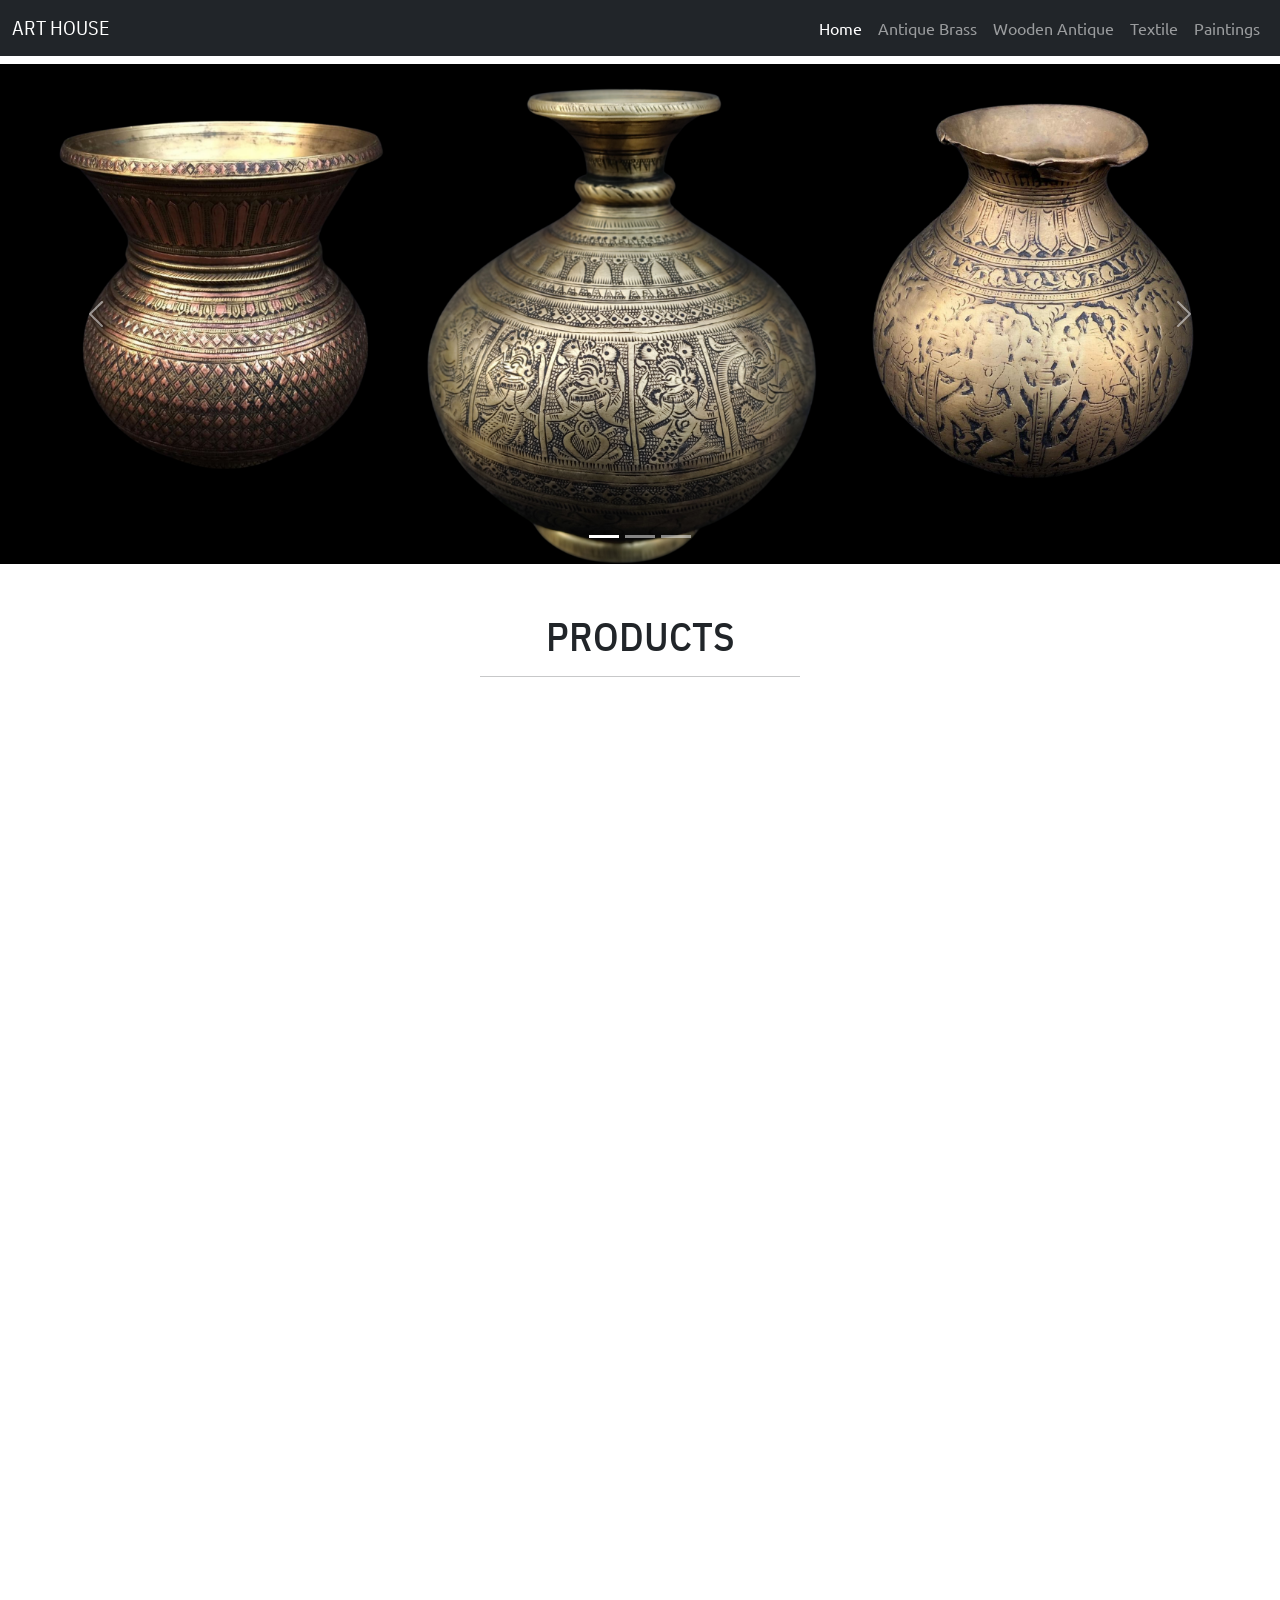
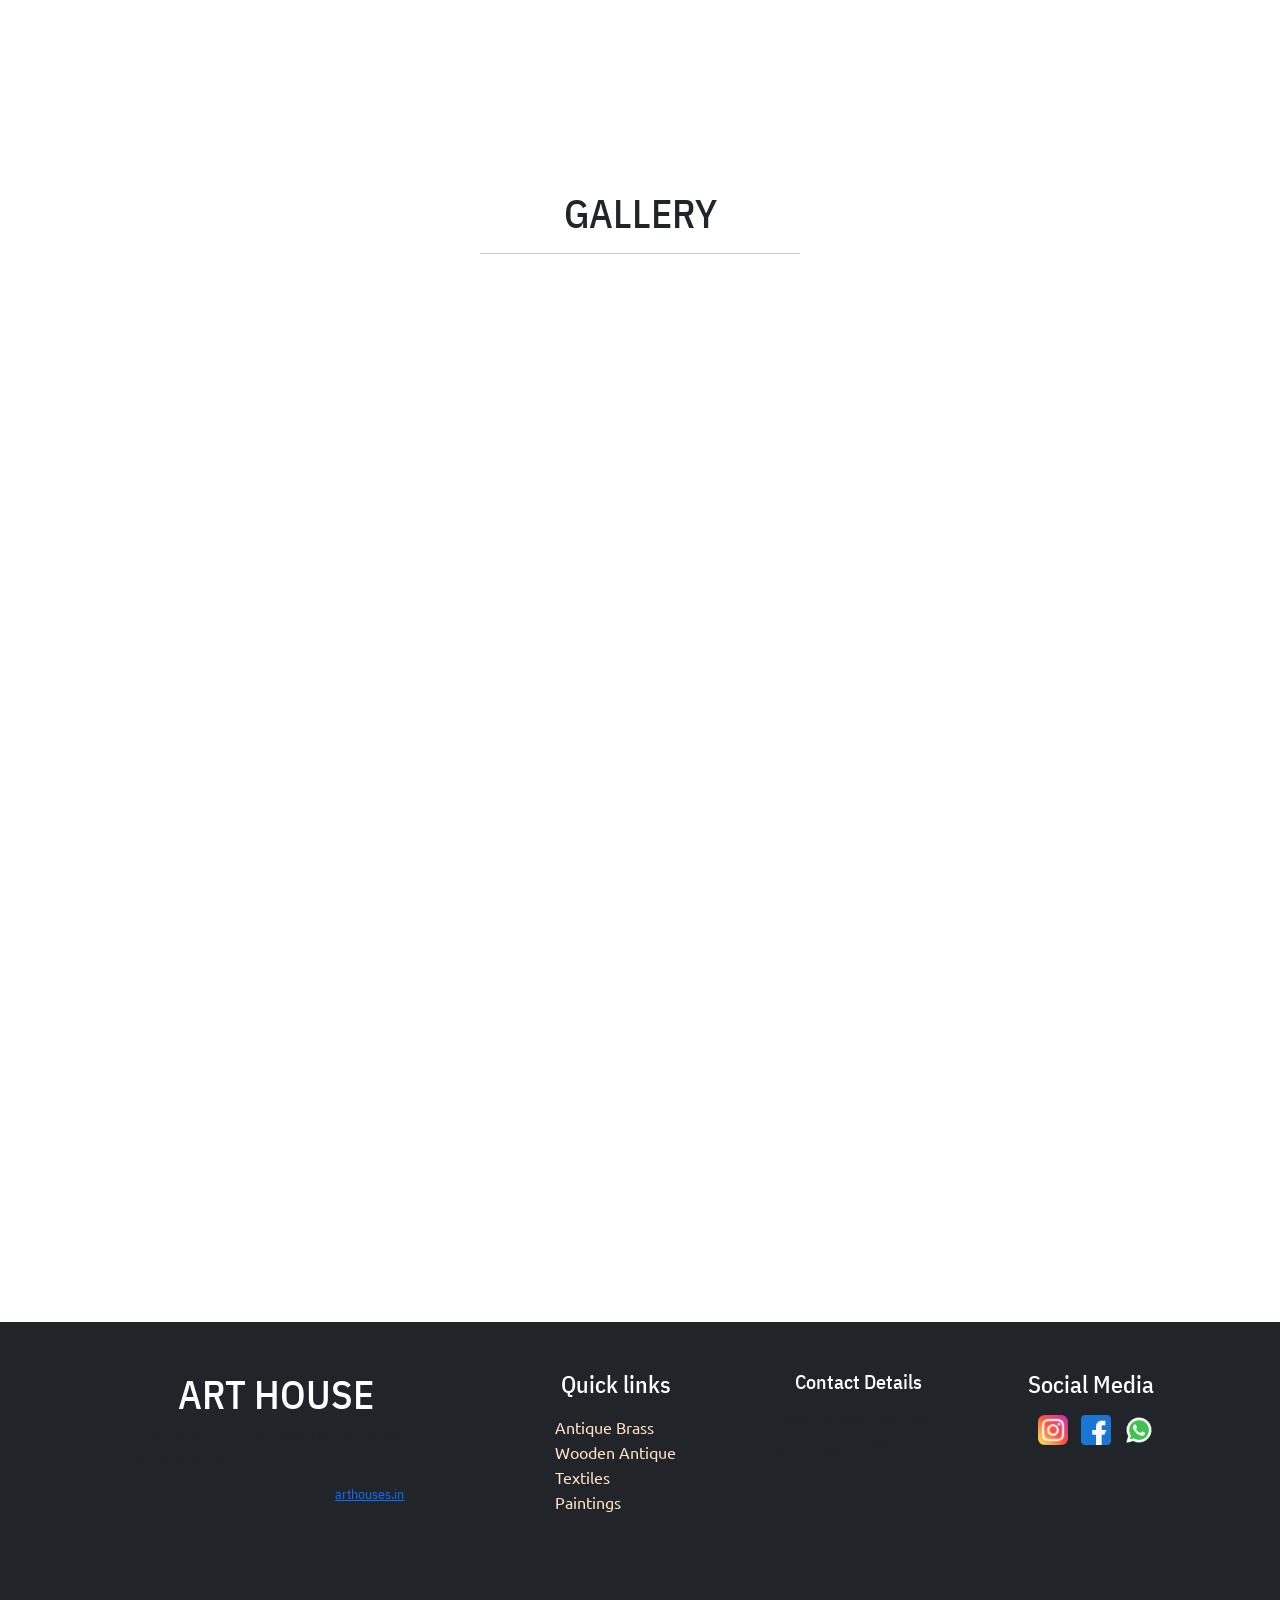
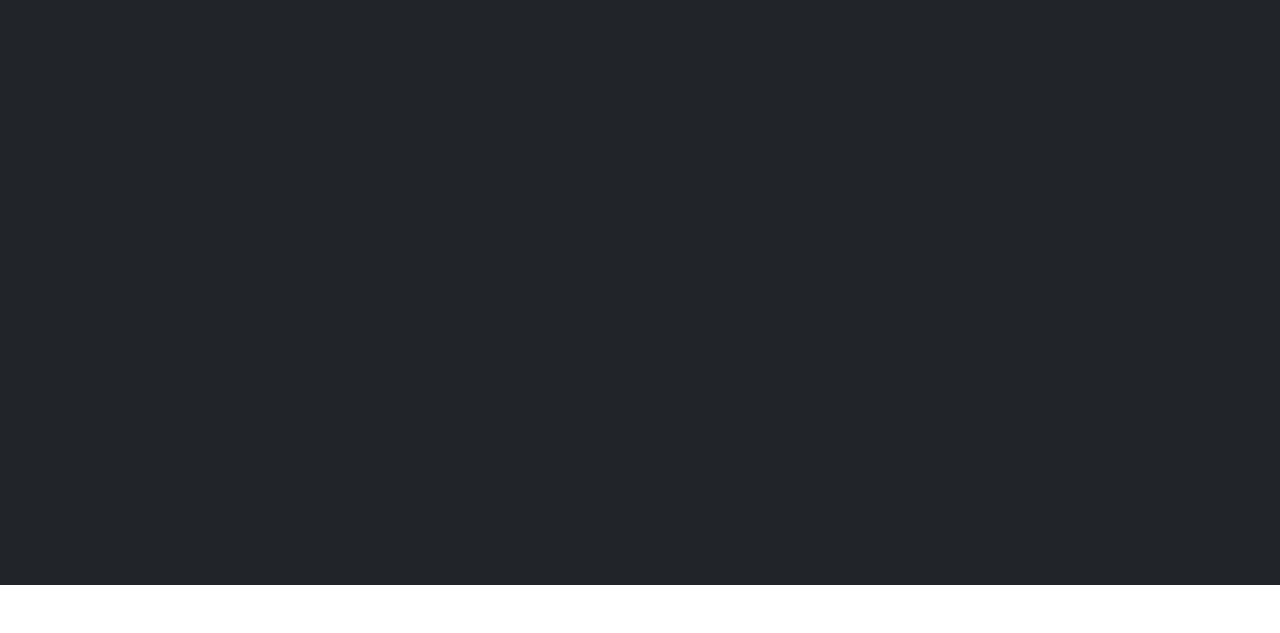
<file: index.html>
<!DOCTYPE html>

<head>
  <meta charset="UTF-8">
  <meta http-equiv="X-UA-Compatible" content="IE=edge">
  <meta name="viewport" content="width=device-width, initial-scale=1.0">
  <title>Art House</title>
  <link rel="stylesheet" href="style.css">
  <script src="Script.js"></script>

  <!-- animation links -->
  <link href="https://unpkg.com/aos@2.3.1/dist/aos.css" rel="stylesheet">




  <!-- google fonts and bootstrap links -->

  <link rel="preconnect" href="https://fonts.googleapis.com">
  <link rel="preconnect" href="https://fonts.gstatic.com" crossorigin>
  <link href="https://fonts.googleapis.com/css2?family=Ubuntu:wght@700&display=swap" rel="stylesheet">
  <link href="https://fonts.googleapis.com/css2?family=IBM+Plex+Sans+Condensed:ital,wght@1,600&display=swap"
    rel="stylesheet">
  <link rel="preconnect" href="https://fonts.googleapis.com">
  <link rel="preconnect" href="https://fonts.gstatic.com" crossorigin>
  <link href="https://fonts.googleapis.com/css2?family=Lato&display=swap" rel="stylesheet">
  <link href="https://cdn.jsdelivr.net/npm/bootstrap@5.0.2/dist/css/bootstrap.min.css" rel="stylesheet"
    integrity="sha384-EVSTQN3/azprG1Anm3QDgpJLIm9Nao0Yz1ztcQTwFspd3yD65VohhpuuCOmLASjC" crossorigin="anonymous">

<!-- icon links -->

  <link rel="apple-touch-icon" sizes="180x180" href="images/favicon/apple-touch-icon.png">
  <link rel="icon" type="image/png" sizes="32x32" href="images/favicon/favicon-32x32.png">
  <link rel="icon" type="image/png" sizes="16x16" href="images/favicon/favicon-16x16.png">
  <link rel="manifest" href="images/favicon/site.webmanifest">
  <link rel="mask-icon" href="images/favicon/safari-pinned-tab.svg" color="#5bbad5">
  <meta name="msapplication-TileColor" content="#da532c">
  <meta name="theme-color" content="#ffffff">
</head>

<body>
  <nav class="navbar navbar-expand-lg navbar-dark sticky-top">
    <div class="container-fluid">
      <a class="navbar-brand" href="index.html"  data-aos="fade-right"
      data-aos-duration="3000">ART HOUSE</a>
      <button class="navbar-toggler" type="button" data-bs-toggle="collapse" data-bs-target="#navbarSupportedContent"
        aria-controls="navbarSupportedContent" aria-expanded="false" aria-label="Toggle navigation">
        <span class="navbar-toggler-icon"></span>
      </button>
      <div class="collapse navbar-collapse" id="navbarSupportedContent">
        <ul class="navbar-nav ms-auto mb-2 mb-lg-0">
          <li class="nav-item">
            <a class="nav-link active" aria-current="page" href="index.html">Home</a>
          </li>
          <li class="nav-item">
            <a class="nav-link" href="Antiqubrass.html">Antique Brass</a>
          </li>
          <li class="nav-item">
            <a class="nav-link" href="AntiqueWooden.html">Wooden Antique</a>
          </li>
          <li class="nav-item">
            <a class="nav-link" href="Textile.html">Textile</a>
          </li>
          <li class="nav-item">
            <a class="nav-link" href="Painting.html">Paintings</a>
          </li>
        </ul>
      </div>
    </div>
  </nav>
  <header>
    <div id="carouselExampleIndicators" class="carousel slide mt-2" data-bs-ride="carousel" data-aos="zoom-in-up">
      <div class="carousel-indicators">
        <button type="button" data-bs-target="#carouselExampleIndicators" data-bs-slide-to="0" class="active"
          aria-current="true" aria-label="Slide 1"></button>
        <button type="button" data-bs-target="#carouselExampleIndicators" data-bs-slide-to="1"
          aria-label="Slide 2"></button>
        <button type="button" data-bs-target="#carouselExampleIndicators" data-bs-slide-to="2"
          aria-label="Slide 3"></button>
      </div>
      <div class="carousel-inner">
        <div class="carousel-item active">
          <img src="images/other/banner1.png" class="d-block w-100 banner " alt="...">
        </div>
        <div class="carousel-item">
          <img src="images/other/banner2.png" class="d-block w-100" alt="...">
        </div>
        <div class="carousel-item">
          <img src="images/other/banner3.png" class="d-block w-100" alt="...">
        </div>
      </div>
      <button class="carousel-control-prev" type="button" data-bs-target="#carouselExampleIndicators"
        data-bs-slide="prev">
        <span class="carousel-control-prev-icon" aria-hidden="true"></span>
        <span class="visually-hidden">Previous</span>
      </button>
      <button class="carousel-control-next" type="button" data-bs-target="#carouselExampleIndicators"
        data-bs-slide="next">
        <span class="carousel-control-next-icon" aria-hidden="true"></span>
        <span class="visually-hidden">Next</span>
      </button>
    </div>
  </header>

  <section class="main_heading my-5">
    <div class="text-center">
      <h1>PRODUCTS</h1>
      <hr class="w-25 mx-auto">
    </div>

    <div class="container d-flex justify-content-center align-items-center">
      <div class="row">
        <div class="container">
          <div class="row">
            <div class="col mt-5 ">
              <div class="card mx-auto" style="width: 18rem;" data-aos="flip-left"
              data-aos-easing="ease-out-cubic"
              data-aos-duration="2000">
                <img src="images/brass/1 (3).png" class="card-img-top" alt="...">
                <div class="card-body text-center">
                  <h5 class="card-title">Antique Brass</h5>
                  <p class="card-text">Add an aura of Royalty to your home with something as little as Antiques.
                  </p>
                  <a href="Antiqubrass.html" target="_blank" class="btn btn-secondary" id="1">Explore More >></a>
                </div>
              </div>
            </div>
            <div class="col mt-5 ">
              <div class="card mx-auto" style="width: 18rem;" data-aos="flip-left"
              data-aos-easing="ease-out-cubic"
              data-aos-duration="2000">
                <img src="images/Boxes/1 (1).png" class="card-img-top" alt="...">
                <div class="card-body text-center">
                  <h5 class="card-title">Brass Box</h5>
                  <p class="card-text">Add an aura of Royalty to your home with something as Brass Box.</p>
                  <a href="BrassBox.html" class="btn btn-primary" id="2">Explore More >></a>
                </div>
              </div>
            </div>
            <div class="col mt-5 ">
              <div class="card mx-auto" style="width: 18rem;" data-aos="flip-left"
              data-aos-easing="ease-out-cubic"
              data-aos-duration="2000">
                <img src="images/wooden/1 (1).png" class="card-img-top" alt="...">
                <div class="card-body text-center">
                  <h5 class="card-title">Antique Wooden</h5>
                  <p class="card-text">Add an aura of Royalty to your home with something as little as Wooden.
                  </p>
                  <a href="AntiqueWooden.html" class="btn btn-primary" id="3">Explore More >></a>
                </div>
              </div>
            </div>
          </div>
          <div class="row">
            <div class="col mt-5 ">
              <div class="card mx-auto" style="width: 18rem;" data-aos="flip-left"
              data-aos-easing="ease-out-cubic"
              data-aos-duration="2000">
                <img src="images/textile/1 (3).png" class="card-img-top" alt="...">
                <div class="card-body text-center">
                  <h5 class="card-title">Textile</h5>
                  <p class="card-text">Add an aura of Royalty to your home with something as little as Textiles.</p>
                  <a href="Textile.html" class="btn btn-primary" id="4">Explore More >></a>
                </div>
              </div>
            </div>
            <div class="col mt-5 ">
              <div class="card mx-auto" style="width: 18rem;" data-aos="flip-left"
              data-aos-easing="ease-out-cubic"
              data-aos-duration="2000">
                <img src="images/paintings/1 (3).png" class="card-img-top" alt="...">
                <div class="card-body text-center">
                  <h5 class="card-title">Old Paintings</h5>
                  <p class="card-text">Add an aura of Royalty to your home with something as little as Paintings.</p>
                  <a href="Painting.html" class="btn btn-primary" id="5">Explore More >></a>

                </div>
              </div>
            </div>
          </div>
        </div>
      </div>
    </div>


  </section>

  <div class="text-center">
    <h1>GALLERY</h1>
    <hr class="w-25 mx-auto">
  </div>

  <div class="gallery" data-aos="zoom-in-down" data-aos-easing="ease-out-cubic"
  data-aos-duration="3000">
    <div class="image-container">

      <a href="images/gallery/1.png" class="image ice-cream">
        <img src="images/gallery/1.png" alt="">
      </a>
      <a href="images/gallery/2.png" class="image ice-cream">
        <img src="images/gallery/2.png" alt="">
      </a>
      <a href="images/gallery/3.png" class="image juice">
        <img src="images/gallery/3.png" alt="">
      </a>
      <a href="images/gallery/4.png" class="image juice">
        <img src="images/gallery/4.png" alt="">
      </a>

      <a href="images/gallery/5.png" class="image sandwich">
        <img src="images/gallery/5.png" alt="">
      </a>
      <a href="images/gallery/6.png" class="image sandwich">
        <img src="images/gallery/6.png" alt="">
      </a>
      <a href="images/gallery/7.png" class="image sandwich">
        <img src="images/gallery/7.png" alt="">
      </a>
      <a href="images/gallery/8.png" class="image sandwich">
        <img src="images/gallery/8.png" alt="">
      </a>

    </div>

  </div>

  <section class="main_heading my-5">
    <div class="about">
      <footer class="w-100 py-4 flex-shrink-0">
        <div class="container py-4">
          <div class="row gy-4 gx-5">
            <div class="col-lg-4 col-md-6 mx-auto d-flex text-align-center align-items-center flex-column">
              <h5 class="h1 text-white">ART HOUSE</h5>
              <p class="small text-muted">An Antiques dealer from Ahemdabad. Our family has been into
                this business since 1970.</p>
              <p class="small text-muted mb-0">&copy; Copyrights. All rights reserved. <a class="text-primary"
                  href="arthouses.in">arthouses.in</a></p>
            </div>
            <div class="col-lg-2 col-md-6 mx-auto d-flex text-align-center align-items-center flex-column">
              <h4 class="text-white mb-3">Quick links</h4>
              <ul class="list-unstyled text-muted">
                <li><a href="Antiqubrass.html">Antique Brass</a></li>
                <li><a href="AntiqueWooden.html">Wooden Antique</a></li>
                <li><a href="Textile.html">Textiles</a></li>
                <li><a href="Painting.html">Paintings</a></li>
              </ul>
            </div>
            <div class="col-lg-2 col-md-6 mx-auto d-flex text-align-center align-items-center flex-column">
              <h5 class="text-white mb-3">Contact Details</h5>
              <h6>Mo:+91 9824265200</h6>
              <h6>Email:shangarart@yahoo.co.in</h6>
            </div>

            <div class="col-lg-2 col-md-6 mx-auto">
              <h4 class="text-white mb-3">Social Media</h4>
              <a href="https://www.instagram.com/antique079/" target="_blank"><img src="images/other/instagram.png"
                  class="socialmedia"></a>
              <a href="https://www.facebook.com/shangar.in" target="_blank"><img src="images/other/facebook.png"
                  class="socialmedia"></a>
              <img src="images/other/whatsapp.png" class="socialmedia" onclick="whatsapp()">
            </div>
          </div>
          <img id="ending" src="images/other/endings.svg" alt="" data-aos="zoom-in-up" data-aos-easing="ease-out-cubic"
          data-aos-duration="3000">
        </div>

        <iframe
          src="https://www.google.com/maps/embed?pb=!1m18!1m12!1m3!1d3671.7571720551746!2d72.57561851744384!3d23.032686500000008!2m3!1f0!2f0!3f0!3m2!1i1024!2i768!4f13.1!3m3!1m2!1s0x395e845b11521de3%3A0x556134b57b6bf0fa!2sShangar%20Art!5e0!3m2!1sen!2sin!4v1665813230234!5m2!1sen!2sin"
          width="100%" height="300" style="border:0;" allowfullscreen="" loading="lazy"
          referrerpolicy="no-referrer-when-downgrade"></iframe>
      </footer>
    </div>
    </div>
  </section>

  <script>
    function WA() {
      window.location = 'https://wa.me/8320581675?text=item code is 2000 https://www.vecteezy.com/photo/1236000-three-brown-horses-in-pasture';
    }
  </script>

  <script src="https://cdn.jsdelivr.net/npm/@popperjs/core@2.9.2/dist/umd/popper.min.js"
    integrity="sha384-IQsoLXl5PILFhosVNubq5LC7Qb9DXgDA9i+tQ8Zj3iwWAwPtgFTxbJ8NT4GN1R8p"
    crossorigin="anonymous"></script>
  <script src="https://cdn.jsdelivr.net/npm/bootstrap@5.0.2/dist/js/bootstrap.min.js"
    integrity="sha384-cVKIPhGWiC2Al4u+LWgxfKTRIcfu0JTxR+EQDz/bgldoEyl4H0zUF0QKbrJ0EcQF"
    crossorigin="anonymous"></script>

    <script src="https://unpkg.com/aos@2.3.1/dist/aos.js"></script>
    <script>
      AOS.init({
        offset:300
      });
    </script>
</body>

</html>
</file>
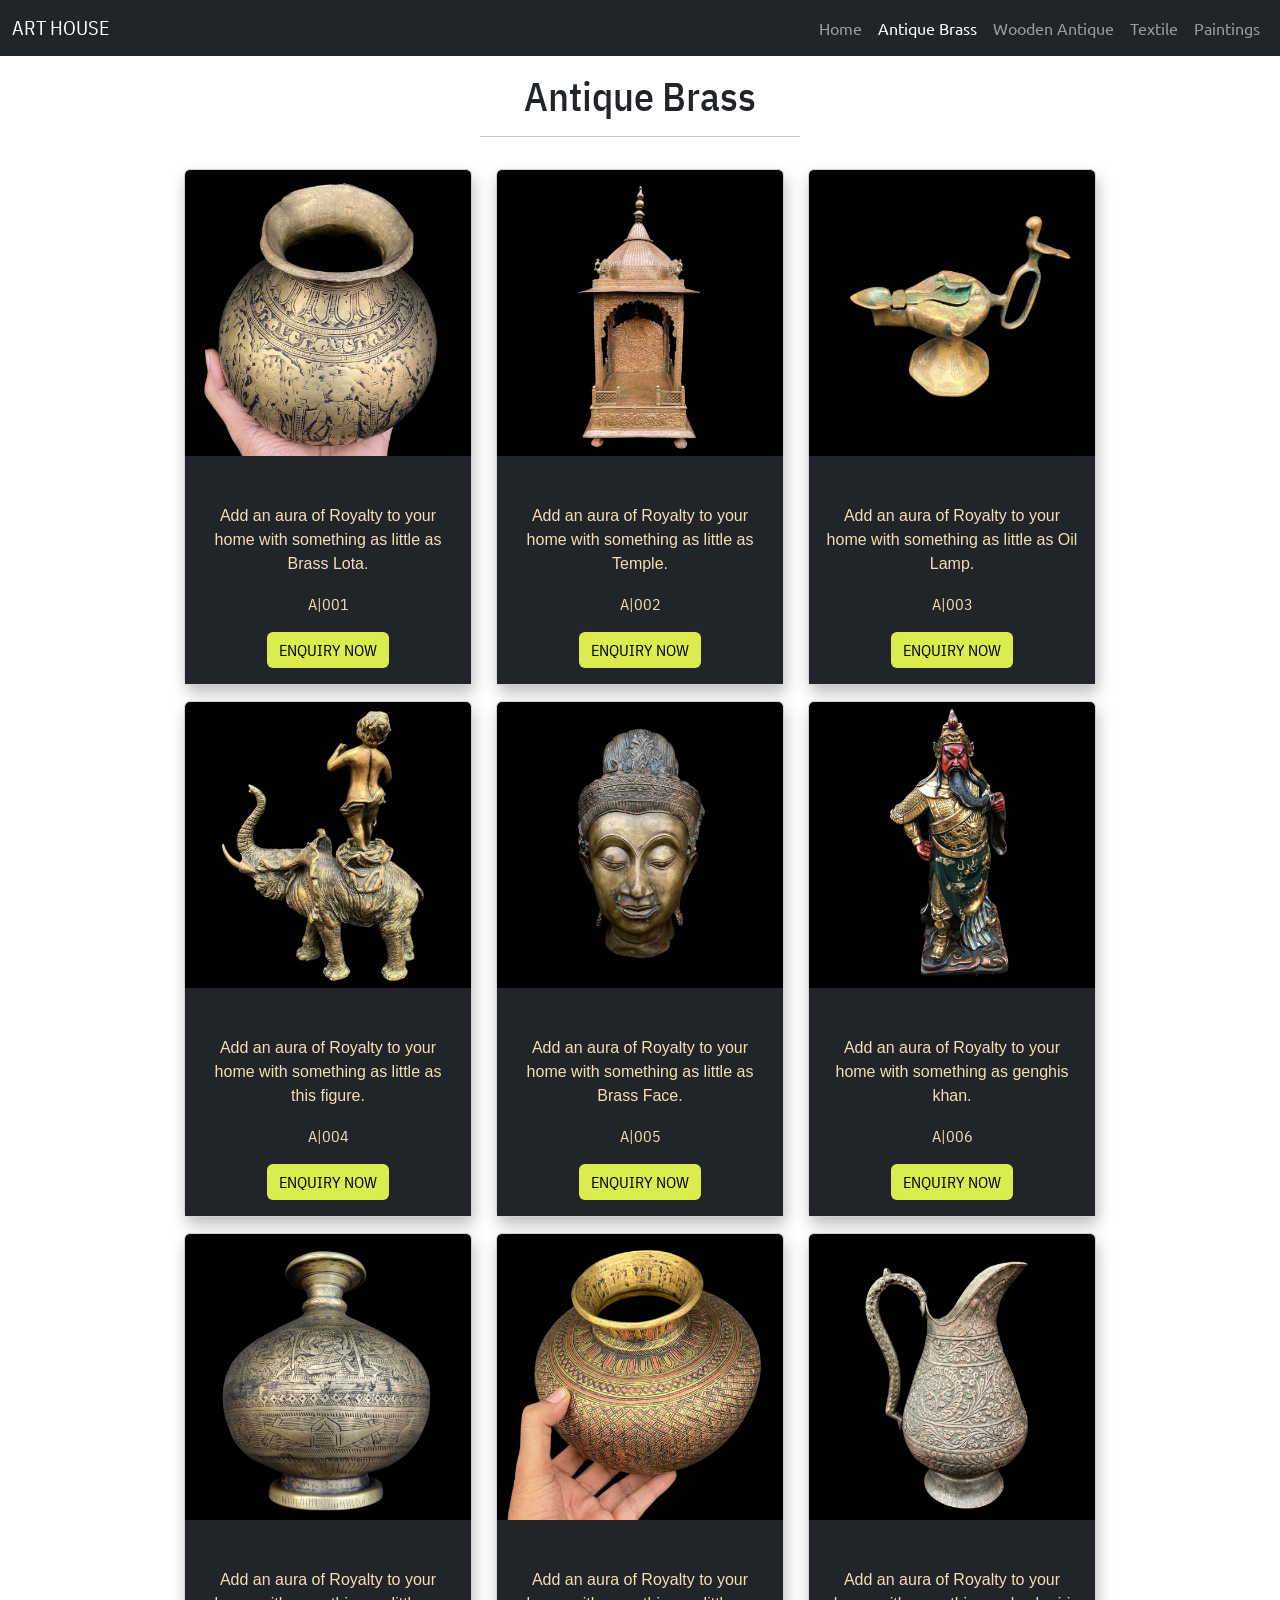
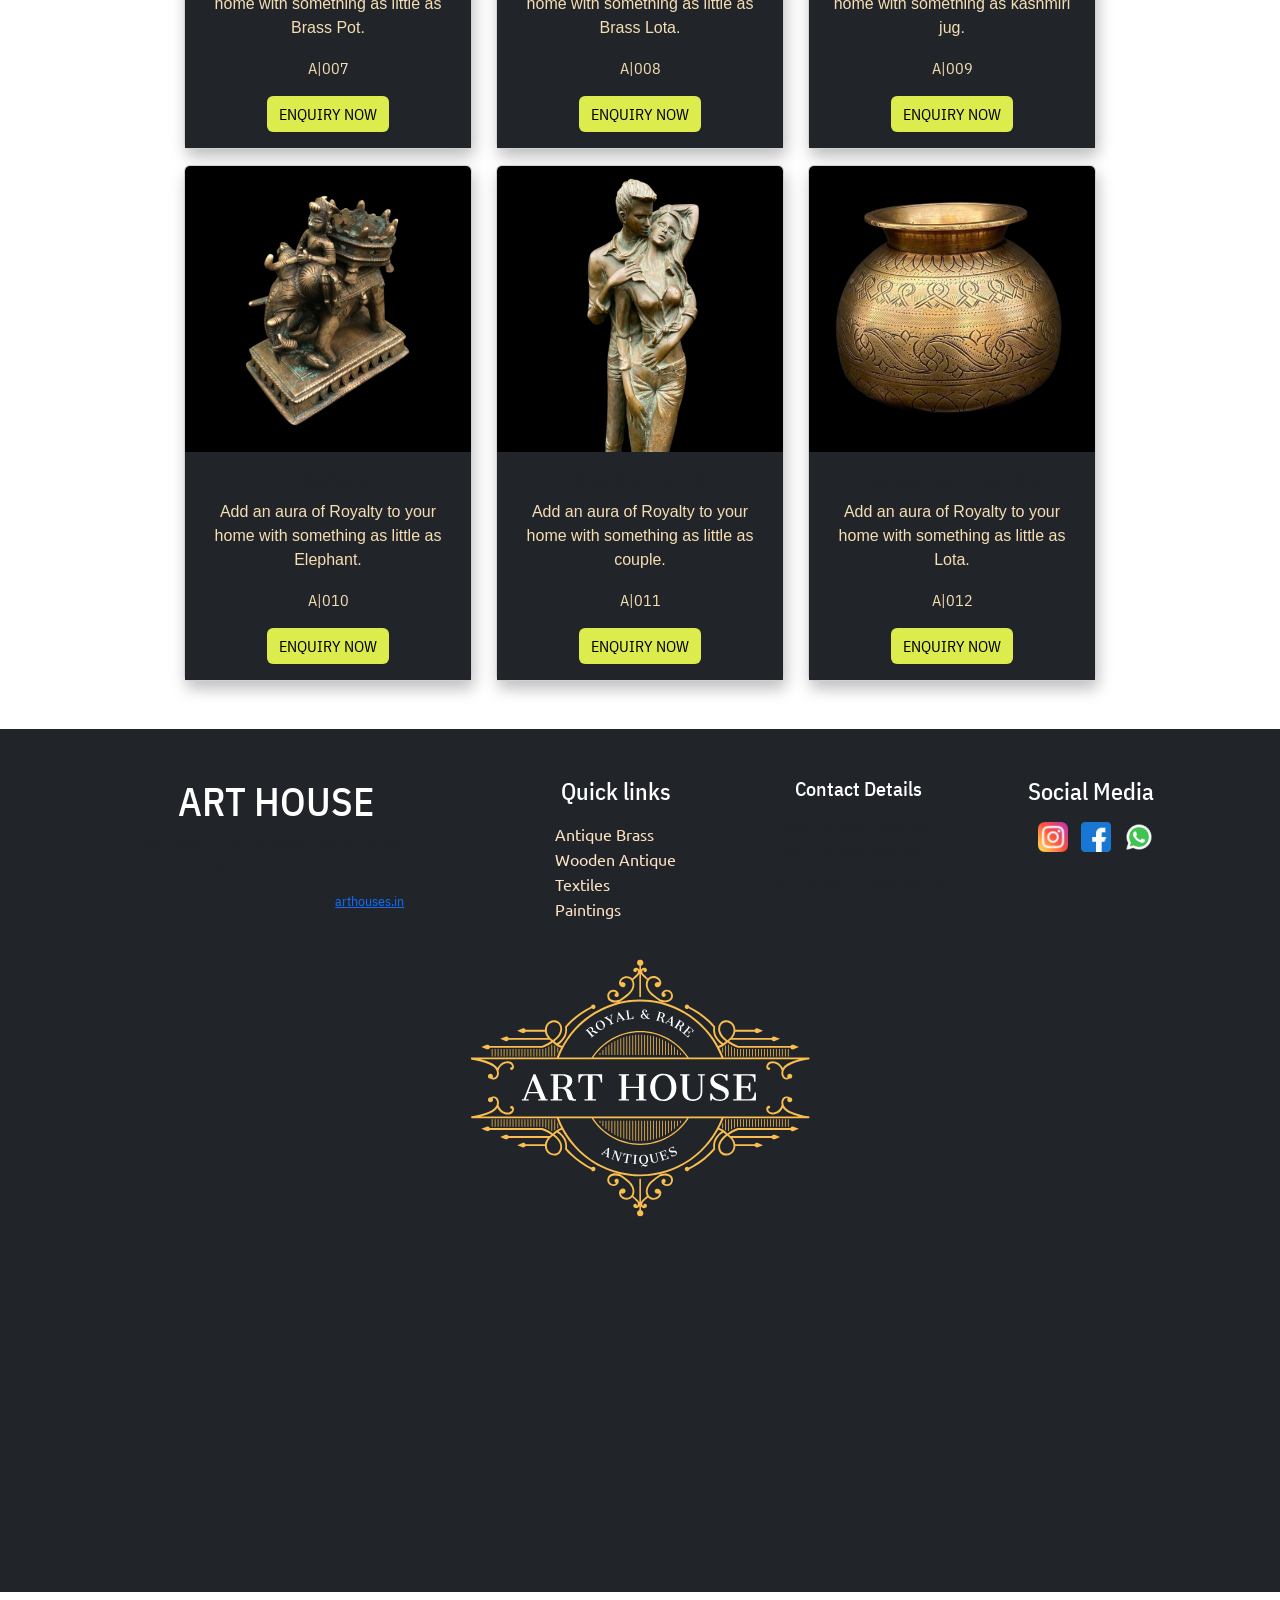
<file: Antiqubrass.html>
<!DOCTYPE html>

<head>
    <meta charset="UTF-8">
    <meta http-equiv="X-UA-Compatible" content="IE=edge">
    <meta name="viewport" content="width=device-width, initial-scale=1.0">
    <title>Art house Antique Brass</title>
    <link rel="stylesheet" href="style.css">
    <script src="Script.js"></script>
    <link rel="preconnect" href="https://fonts.googleapis.com">
    <link rel="preconnect" href="https://fonts.gstatic.com" crossorigin>
    <link href="https://fonts.googleapis.com/css2?family=Ubuntu:wght@700&display=swap" rel="stylesheet">
    <link href="https://fonts.googleapis.com/css2?family=IBM+Plex+Sans+Condensed:ital,wght@1,600&display=swap"
        rel="stylesheet">
    <link href="https://cdn.jsdelivr.net/npm/bootstrap@5.0.2/dist/css/bootstrap.min.css" rel="stylesheet"
        integrity="sha384-EVSTQN3/azprG1Anm3QDgpJLIm9Nao0Yz1ztcQTwFspd3yD65VohhpuuCOmLASjC" crossorigin="anonymous">

    <link rel="apple-touch-icon" sizes="180x180" href="images/favicon/apple-touch-icon.png">
    <link rel="icon" type="image/png" sizes="32x32" href="images/favicon/favicon-32x32.png">
    <link rel="icon" type="image/png" sizes="16x16" href="images/favicon/favicon-16x16.png">
    <link rel="manifest" href="images/favicon/site.webmanifest">
    <link rel="mask-icon" href="images/favicon/safari-pinned-tab.svg" color="#5bbad5">
    <meta name="msapplication-TileColor" content="#da532c">
    <meta name="theme-color" content="#ffffff">


</head>

<body>
    <nav class="navbar navbar-expand-lg navbar-dark sticky-top">
        <div class="container-fluid">
            <a class="navbar-brand" href="index.html">ART HOUSE</a>
            <button class="navbar-toggler" type="button" data-bs-toggle="collapse"
                data-bs-target="#navbarSupportedContent" aria-controls="navbarSupportedContent" aria-expanded="false"
                aria-label="Toggle navigation">
                <span class="navbar-toggler-icon"></span>
            </button>
            <div class="collapse navbar-collapse" id="navbarSupportedContent">
                <ul class="navbar-nav ms-auto mb-2 mb-lg-0">
                    <li class="nav-item">
                        <a class="nav-link" aria-current="page" href="index.html">Home</a>
                    </li>
                    <li class="nav-item">
                        <a class="nav-link active" href="Antiqubrass.html">Antique Brass</a>
                    </li>
                    <li class="nav-item">
                        <a class="nav-link" href="AntiqueWooden.html">Wooden Antique</a>
                    </li>
                    <li class="nav-item">
                        <a class="nav-link" href="Textile.html">Textile</a>
                    </li>
                    <li class="nav-item">
                        <a class="nav-link" href="Painting.html">Paintings</a>
                    </li>
                </ul>
            </div>
        </div>
    </nav>


    <!-- PRODUCT SECTION START -->

    <section class="main_heading my-3">
        <div class="text-center">
            <h1>Antique Brass</h1>
            <hr class="w-25 mx-auto">
        </div>
        <div class="container d-flex justify-content-center align-items-center">
            <div class="row">
                <div class="container">
                    <div class="row">
                        <div class="col mt-3 ">
                            <div class="card mx-auto" style="width: 18rem;">
                                <a href="ProductDetail.html" onclick="getID('A|001')"><img src="images/brass/11 (1).png"
                                        class="card-img-top" alt="..."></a>
                                <div class="card-body text-center">
                                    <h5 class="card-title">Vishnu 10 Avtar Lota</h5>
                                    <p class="card-text">Add an aura of Royalty to your home with something as
                                        little as Brass Lota.</p>
                                    <p>A|001</p>
                                    <a href="ProductDetail.html" class="btn btn-primary" id="A|001"
                                        onclick="getID(id)">ENQUIRY NOW</a>
                                </div>
                            </div>
                        </div>
                        <div class="col mt-3 ">
                            <div class="card mx-auto" style="width: 18rem;">
                                <a href="ProductDetail.html" onclick="getID('A|002')"><img src="images/brass/12 (2).png"
                                        class="card-img-top" alt="..."></a>
                                <div class="card-body text-center">
                                    <h5 class="card-title">Temple</h5>
                                    <p class="card-text">Add an aura of Royalty to your home with something as little as
                                        Temple.</p>
                                    <p>A|002</p>
                                    <a href="ProductDetail.html" class="btn btn-primary" id="A|002"
                                        onclick="getID(id)">ENQUIRY NOW</a>
                                </div>
                            </div>
                        </div>
                        <div class="col mt-3 ">
                            <div class="card mx-auto" style="width: 18rem;">
                                <a href="ProductDetail.html" onclick="getID('A|003')"><img src="images/brass/14 (1).png"
                                        class="card-img-top" alt="..."></a>
                                <div class="card-body text-center">
                                    <h5 class="card-title">Persian Oil Lamp</h5>
                                    <p class="card-text">Add an aura of Royalty to your home with something as little as
                                        Oil Lamp.</p>
                                    <p>A|003</p>
                                    <a href="ProductDetail.html" class="btn btn-primary" id="A|003"
                                        onclick="getID(id)">ENQUIRY NOW</a>
                                </div>
                            </div>
                        </div>

                    </div>
                    <div class="row">
                        <div class="col mt-3 ">
                            <div class="card mx-auto" style="width: 18rem;">
                                <a href="ProductDetail.html" onclick="getID('A|004')"><img src="images/brass/1 (1).png"
                                        class="card-img-top" alt="...">
                                </a>
                                <div class="card-body text-center">
                                    <h5 class="card-title"> English figure On Elephant </h5>
                                    <p class="card-text">Add an aura of Royalty to your home with something as little as
                                        this figure.</p>
                                    <p>A|004</p>
                                    <a href="ProductDetail.html" class="btn btn-primary" id="A|004"
                                        onclick="getID(id)">ENQUIRY NOW</a>
                                </div>
                            </div>
                        </div>
                        <div class="col mt-3 ">
                            <div class="card mx-auto" style="width: 18rem;">
                                <a href="ProductDetail.html" onclick="getID('A|005')"><img src="images/brass/2 (2).png"
                                        class="card-img-top" alt="...">
                                </a>
                                <div class="card-body text-center">
                                    <h5 class="card-title">Face</h5>
                                    <p class="card-text">Add an aura of Royalty to your home with something as little as
                                        Brass Face.</p>
                                    <p>A|005</p>
                                    <a href="ProductDetail.html" class="btn btn-primary" id="A|005"
                                        onclick="getID(id)">ENQUIRY NOW</a>
                                </div>
                            </div>
                        </div>
                        <div class="col mt-3 ">
                            <div class="card mx-auto" style="width: 18rem;">
                                <a href="ProductDetail.html" onclick="getID('A|006')"><img src="images/brass/3 (2).png"
                                        class="card-img-top" alt="...">
                                </a>
                                <div class="card-body text-center">
                                    <h5 class="card-title">Genghis Khan</h5>
                                    <p class="card-text">Add an aura of Royalty to your home with something as genghis
                                        khan.</p>
                                    <p>A|006</p>
                                    <a href="ProductDetail.html" class="btn btn-primary" id="A|006"
                                        onclick="getID(id)">ENQUIRY NOW</a>
                                </div>
                            </div>
                        </div>

                    </div>
                    <div class="row">
                        <div class="col mt-3 ">
                            <div class="card mx-auto" style="width: 18rem;">
                                <a href="ProductDetail.html" onclick="getID('A|007')"><img src="images/brass/4 (1).png"
                                        class="card-img-top" alt="...">
                                </a>
                                <div class="card-body text-center">
                                    <h5 class="card-title">Pot</h5>
                                    <p class="card-text">Add an aura of Royalty to your home with something as little as
                                        Brass Pot.</p>
                                    <p>A|007</p>
                                    <a href="ProductDetail.html" class="btn btn-primary" id="A|007"
                                        onclick="getID(id)">ENQUIRY NOW</a>
                                </div>
                            </div>
                        </div>
                        <div class="col mt-3 ">
                            <div class="card mx-auto" style="width: 18rem;">
                                <a href="ProductDetail.html" onclick="getID('A|008')"><img src="images/brass/5 (2).png"
                                        class="card-img-top" alt="...">
                                </a>
                                <div class="card-body text-center">
                                    <h5 class="card-title">Ganga Jamuna Lota</h5>
                                    <p class="card-text">Add an aura of Royalty to your home with something as little as
                                        Brass Lota.</p>
                                    <p>A|008</p>
                                    <a href="ProductDetail.html" class="btn btn-primary" id="A|008"
                                        onclick="getID(id)">ENQUIRY NOW</a>
                                </div>
                            </div>
                        </div>
                        <div class="col mt-3 ">
                            <div class="card mx-auto" style="width: 18rem;">
                                <a href="ProductDetail.html" onclick="getID('A|009')"></a><img
                                    src="images/brass/6 (3).png" class="card-img-top" alt="...">
                                <div class="card-body text-center">
                                    <h5 class="card-title">Kashmiri Jug</h5>
                                    <p class="card-text">Add an aura of Royalty to your home with something as kashmiri
                                        jug.</p>
                                    <p>A|009</p>
                                    <a href="ProductDetail.html" class="btn btn-primary" id="A|009"
                                        onclick="getID(id)">ENQUIRY NOW</a>
                                </div>
                            </div>
                        </div>

                    </div>

                    <div class="row">
                        <div class="col mt-3 ">
                            <div class="card mx-auto" style="width: 18rem;">
                                <a href="ProductDetail.html" onclick="getID('A|010')"><img src="images/brass/7 (3).png"
                                        class="card-img-top" alt="...">
                                </a>
                                <div class="card-body text-center">
                                    <h5 class="card-title">Elephant</h5>
                                    <p class="card-text">Add an aura of Royalty to your home with something as little as
                                        Elephant.</p>
                                    <p>A|010</p>
                                    <a href="ProductDetail.html" class="btn btn-primary" id="A|010"
                                        onclick="getID(id)">ENQUIRY NOW</a>
                                </div>
                            </div>
                        </div>
                        <div class="col mt-3 ">
                            <div class="card mx-auto" style="width: 18rem;">
                                <a href="ProductDetail.html" onclick="getID('A|011')"><img src="images/brass/8 (3).png"
                                        class="card-img-top" alt="...">
                                </a>
                                <div class="card-body text-center">
                                    <h5 class="card-title">Western Couple</h5>
                                    <p class="card-text">Add an aura of Royalty to your home with something as little as
                                        couple.</p>
                                    <p>A|011</p>
                                    <a href="ProductDetail.html" class="btn btn-primary" id="A|011"
                                        onclick="getID(id)">ENQUIRY NOW</a>
                                </div>
                            </div>
                        </div>
                        <div class="col mt-3 ">
                            <div class="card mx-auto" style="width: 18rem;">
                                <a href="ProductDetail.html" onclick="getID('A|012')"><img src="images/brass/9 (2).png"
                                        class="card-img-top" alt="..."></a>
                                <div class="card-body text-center">
                                    <h5 class="card-title">Ganga Jamuna Lota</h5>
                                    <p class="card-text">Add an aura of Royalty to your home with something as little as
                                        Lota.</p>
                                    <p>A|012</p>
                                    <a href="ProductDetail.html" class="btn btn-primary" id="A|012"
                                        onclick="getID(id)">ENQUIRY NOW</a>
                                </div>
                            </div>
                        </div>
                    </div>
                </div>
            </div>
        </div>
    </section>




    <!-- ABOUT SECTION START -->


    <section class="main_heading my-5">
        <div class="about">
            <footer class="w-100 py-4 flex-shrink-0">
                <div class="container py-4">
                    <div class="row gy-4 gx-5">
                        <div class="col-lg-4 col-md-6 mx-auto d-flex text-align-center align-items-center flex-column">
                            <h5 class="h1 text-white">ART HOUSE</h5>
                            <p class="small text-muted">An Antiques dealer from Ahemdabad. Our family has been into
                                this business since 1970.</p>
                            <p class="small text-muted mb-0">&copy; Copyrights. All rights reserved. <a
                                    class="text-primary" href="arthouses.in">arthouses.in</a></p>
                        </div>
                        <div class="col-lg-2 col-md-6 mx-auto d-flex text-align-center align-items-center flex-column">
                            <h4 class="text-white mb-3">Quick links</h4>
                            <ul class="list-unstyled text-muted">
                                <li><a href="Antiqubrass.html">Antique Brass</a></li>
                                <li><a href="AntiqueWooden.html">Wooden Antique</a></li>
                                <li><a href="Textile.html">Textiles</a></li>
                                <li><a href="Painting.html">Paintings</a></li>
                            </ul>
                        </div>
                        <div class="col-lg-2 col-md-6 mx-auto d-flex text-align-center align-items-center flex-column">
                            <h5 class="text-white mb-3">Contact Details</h5>
                            <h6>Mo:+91 9824265200</h6>
                            <h6>Mo:+91 9825007027</h6>
                            <h6>Email:shangarart@yahoo.co.in</h6>
                        </div>

                        <div class="col-lg-2 col-md-6 mx-auto">
                            <h4 class="text-white mb-3">Social Media</h4>
                            <a href="https://www.instagram.com/antique079/" target="_blank"><img
                                    src="images/other/instagram.png" class="socialmedia"></a>
                            <a href="https://www.facebook.com/shangar.in" target="_blank"><img
                                    src="images/other/facebook.png" class="socialmedia"></a> <img
                                src="images/other/whatsapp.png" class="socialmedia" onclick="whatsapp()">


                        </div>
                    </div>
                    <img id="ending" src="images/other/endings.svg" alt="">
                </div>

                <iframe
                    src="https://www.google.com/maps/embed?pb=!1m18!1m12!1m3!1d3671.7571720551746!2d72.57561851744384!3d23.032686500000008!2m3!1f0!2f0!3f0!3m2!1i1024!2i768!4f13.1!3m3!1m2!1s0x395e845b11521de3%3A0x556134b57b6bf0fa!2sShangar%20Art!5e0!3m2!1sen!2sin!4v1665813230234!5m2!1sen!2sin"
                    width="100%" height="300" style="border:0;" allowfullscreen="" loading="lazy"
                    referrerpolicy="no-referrer-when-downgrade"></iframe>
            </footer>
        </div>
        </div>
    </section>



    <script src="https://cdn.jsdelivr.net/npm/@popperjs/core@2.9.2/dist/umd/popper.min.js"
        integrity="sha384-IQsoLXl5PILFhosVNubq5LC7Qb9DXgDA9i+tQ8Zj3iwWAwPtgFTxbJ8NT4GN1R8p"
        crossorigin="anonymous"></script>
    <script src="https://cdn.jsdelivr.net/npm/bootstrap@5.0.2/dist/js/bootstrap.min.js"
        integrity="sha384-cVKIPhGWiC2Al4u+LWgxfKTRIcfu0JTxR+EQDz/bgldoEyl4H0zUF0QKbrJ0EcQF"
        crossorigin="anonymous"></script>
</body>

</html>
</file>
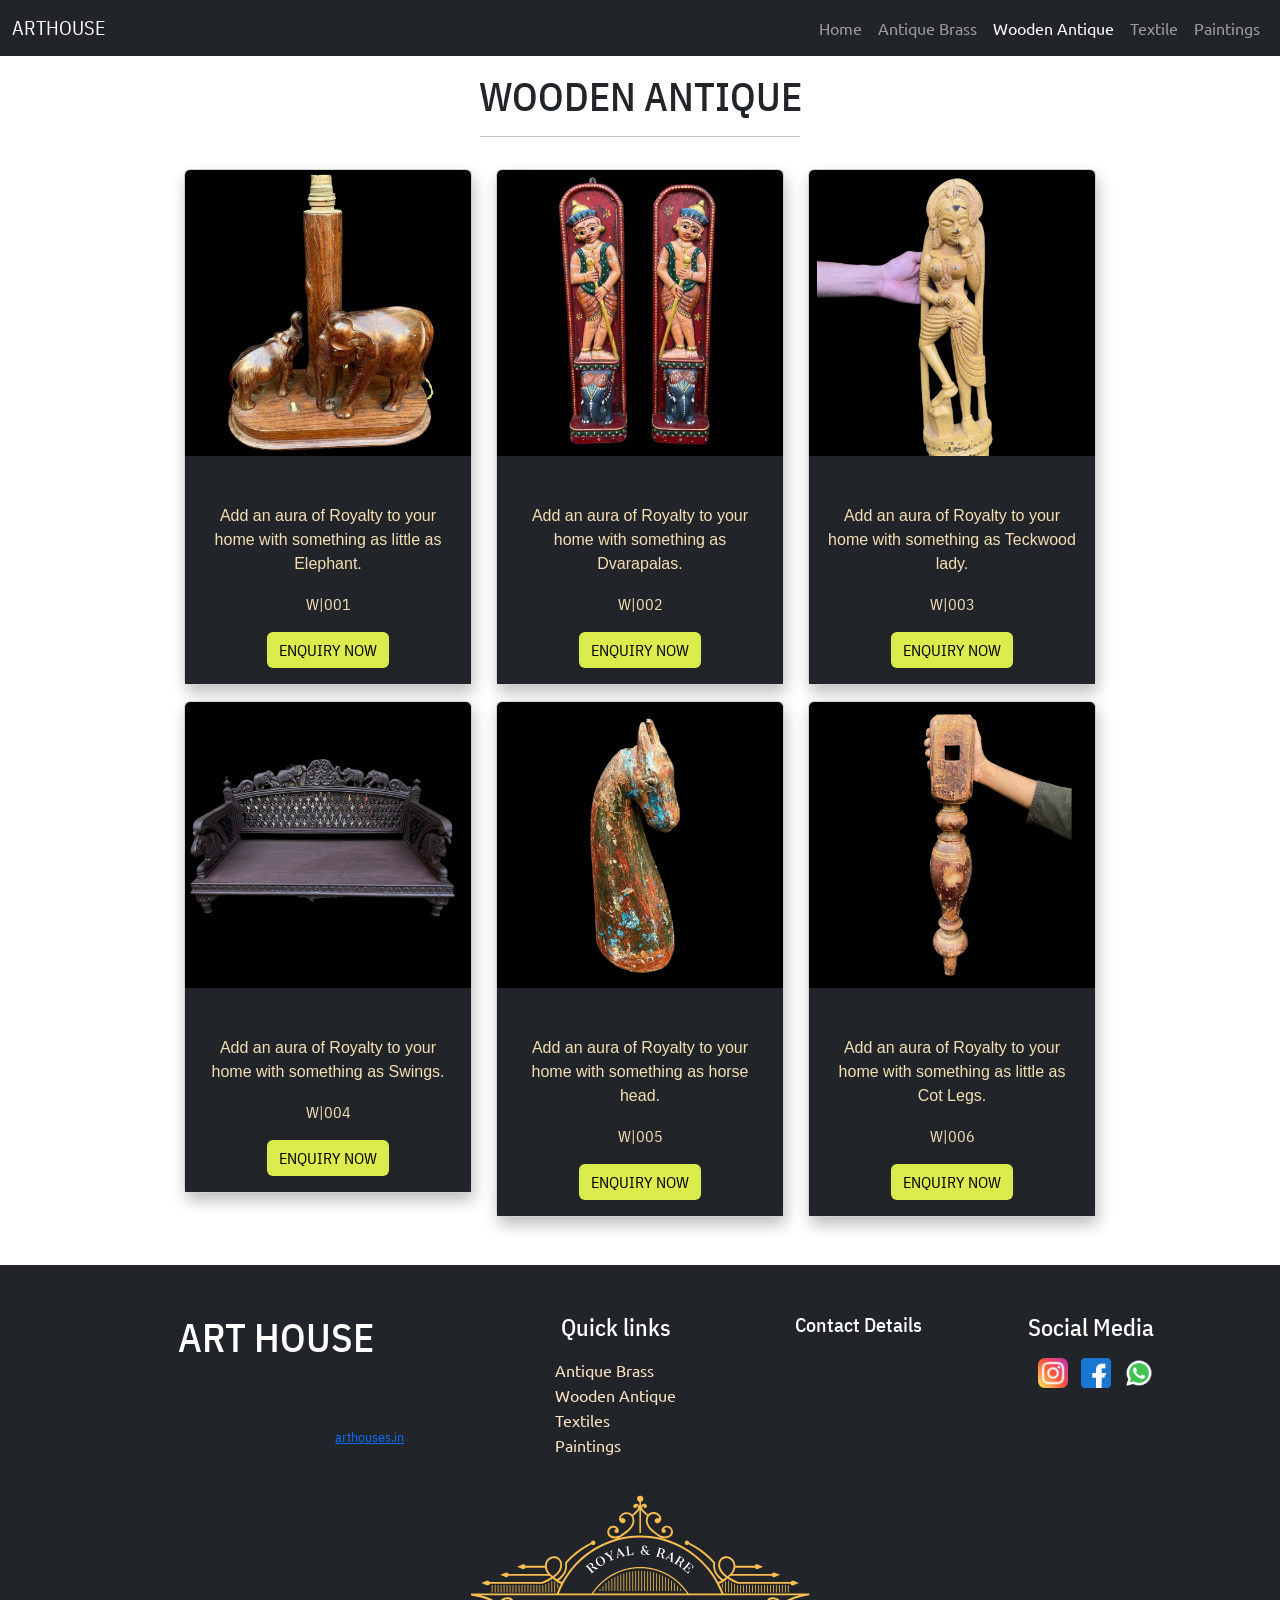
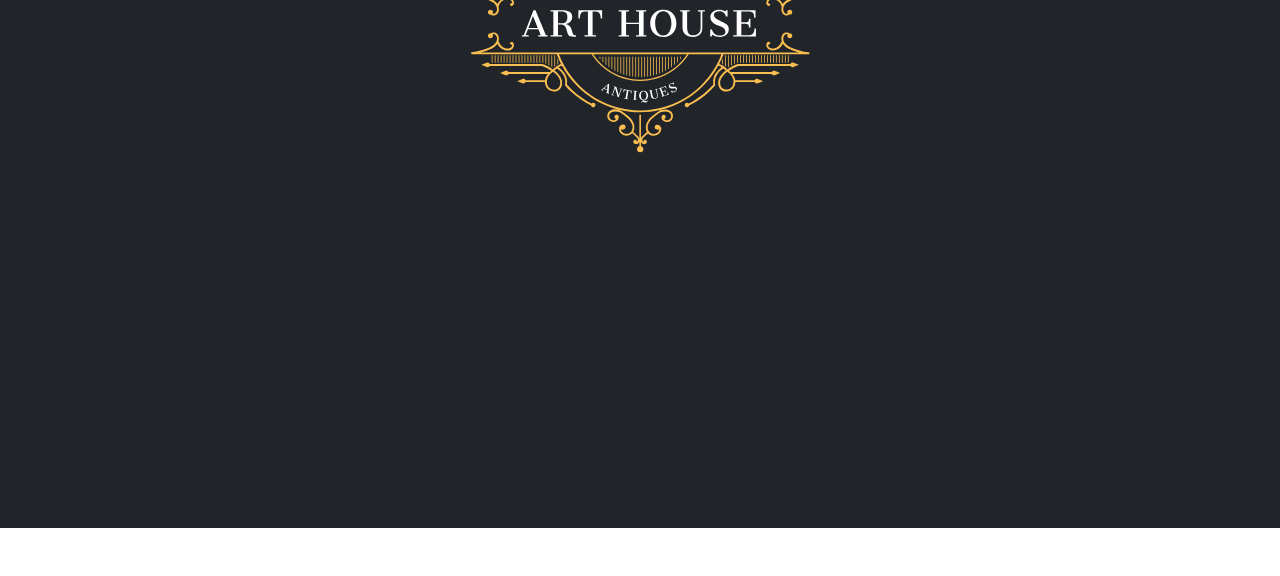
<file: AntiqueWooden.html>
<!DOCTYPE html>

<head>
    <meta charset="UTF-8">
    <meta http-equiv="X-UA-Compatible" content="IE=edge">
    <meta name="viewport" content="width=device-width, initial-scale=1.0">
    <title>Art house Antique Wooden</title>
    <link rel="stylesheet" href="style.css">
    <script src="Script.js"></script>
    <link rel="preconnect" href="https://fonts.googleapis.com">
    <link href="https://fonts.googleapis.com/css2?family=Ubuntu:wght@700&display=swap" rel="stylesheet">
    <link rel="preconnect" href="https://fonts.gstatic.com" crossorigin>
    <link href="https://fonts.googleapis.com/css2?family=IBM+Plex+Sans+Condensed:ital,wght@1,600&display=swap"
        rel="stylesheet">
    <link href="https://cdn.jsdelivr.net/npm/bootstrap@5.0.2/dist/css/bootstrap.min.css" rel="stylesheet"
        integrity="sha384-EVSTQN3/azprG1Anm3QDgpJLIm9Nao0Yz1ztcQTwFspd3yD65VohhpuuCOmLASjC" crossorigin="anonymous">

    <link rel="apple-touch-icon" sizes="180x180" href="images/favicon/apple-touch-icon.png">
    <link rel="icon" type="image/png" sizes="32x32" href="images/favicon/favicon-32x32.png">
    <link rel="icon" type="image/png" sizes="16x16" href="images/favicon/favicon-16x16.png">
    <link rel="manifest" href="images/favicon/site.webmanifest">
    <link rel="mask-icon" href="images/favicon/safari-pinned-tab.svg" color="#5bbad5">
    <meta name="msapplication-TileColor" content="#da532c">
    <meta name="theme-color" content="#ffffff">

</head>

<body>
    <nav class="navbar navbar-expand-lg navbar-dark sticky-top">
        <div class="container-fluid">
            <a class="navbar-brand" href="index.html">ARTHOUSE</a>
            <button class="navbar-toggler" type="button" data-bs-toggle="collapse"
                data-bs-target="#navbarSupportedContent" aria-controls="navbarSupportedContent" aria-expanded="false"
                aria-label="Toggle navigation">
                <span class="navbar-toggler-icon"></span>
            </button>
            <div class="collapse navbar-collapse" id="navbarSupportedContent">
                <ul class="navbar-nav ms-auto mb-2 mb-lg-0">
                    <li class="nav-item">
                        <a class="nav-link " aria-current="page" href="index.html">Home</a>
                    </li>
                    <li class="nav-item">
                        <a class="nav-link" href="Antiqubrass.html">Antique Brass</a>
                    </li>
                    <li class="nav-item">
                        <a class="nav-link active" href="AntiqueWooden.html">Wooden Antique</a>
                    </li>
                    <li class="nav-item">
                        <a class="nav-link" href="Textile.html">Textile</a>
                    </li>
                    <li class="nav-item">
                        <a class="nav-link" href="Painting.html">Paintings</a>
                    </li>
                </ul>
            </div>
        </div>
    </nav>


    <!-- PRODUCT SECTION START -->

    <section class="main_heading my-3">
        <div class="text-center">
            <h1>WOODEN ANTIQUE</h1>
            <hr class="w-25 mx-auto">
        </div>
        <div class="container d-flex justify-content-center align-items-center">
            <div class="row">
                <div class="container">
                    <div class="row">
                        <div class="col mt-3 ">
                            <div class="card mx-auto" style="width: 18rem;">
                                <a href="ProductDetail.html" onclick="getID('W|001')"><img src="images/wooden/1 (1).png"
                                        class="card-img-top" alt="..."></a>
                                <div class="card-body text-center">
                                    <h5 class="card-title">Elephant</h5>
                                    <p class="card-text">Add an aura of Royalty to your home with something as little as
                                        Elephant.</p>
                                    <p>W|001</p>
                                    <a href="ProductDetail.html" class="btn btn-primary" id="W|001"
                                        onclick="getID(id)">ENQUIRY NOW</a>
                                </div>
                            </div>
                        </div>
                        <div class="col mt-3 ">
                            <div class="card mx-auto" style="width: 18rem;">
                                <a href="ProductDetail.html" onclick="getID('W|002')"><img src="images/wooden/2 (1).png"
                                        class="card-img-top" alt="..."></a>
                                <div class="card-body text-center">
                                    <h5 class="card-title">Dvarapalas </h5>
                                    <p class="card-text">Add an aura of Royalty to your home with something as
                                        Dvarapalas.</p>
                                    <p>W|002</p>
                                    <a href="ProductDetail.html" class="btn btn-primary" id="W|002"
                                        onclick="getID(id)">ENQUIRY NOW</a>
                                </div>
                            </div>
                        </div>
                        <div class="col mt-3 ">
                            <div class="card mx-auto" style="width: 18rem;">
                                <a href="ProductDetail.html" onclick="getID('W|003')"><img src="images/wooden/3 (2).png"
                                        class="card-img-top" alt="..."></a>
                                <div class="card-body text-center">
                                    <h5 class="card-title">Teckwood Lady</h5>
                                    <p class="card-text">Add an aura of Royalty to your home with something as Teckwood
                                        lady.</p>
                                    <p>W|003</p>
                                    <a href="ProductDetail.html" class="btn btn-primary" id="W|003"
                                        onclick="getID(id)">ENQUIRY NOW</a>
                                </div>
                            </div>
                        </div>

                    </div>
                    <div class="row">
                        <div class="col mt-3 ">
                            <div class="card mx-auto" style="width: 18rem;">
                                <a href="ProductDetail.html" onclick="getID('W|004')"><img src="images/wooden/4 (5).png"
                                        class="card-img-top" alt="..."></a>
                                <div class="card-body text-center">
                                    <h5 class="card-title">Swings</h5>
                                    <p class="card-text">Add an aura of Royalty to your home with something as Swings.
                                    </p>
                                    <p>W|004</p>
                                    <a href="ProductDetail.html" class="btn btn-primary" id="W|004"
                                        onclick="getID(id)">ENQUIRY NOW</a>
                                </div>
                            </div>
                        </div>
                        <div class="col mt-3 ">
                            <div class="card mx-auto" style="width: 18rem;">
                                <a href="ProductDetail.html" onclick="getID('W|005')"><img src="images/wooden/5 (2).png"
                                        class="card-img-top" alt="..."></a>
                                <div class="card-body text-center">
                                    <h5 class="card-title">Horse Head</h5>
                                    <p class="card-text">Add an aura of Royalty to your home with something as horse
                                        head.</p>
                                    <p>W|005</p>
                                    <a href="ProductDetail.html" class="btn btn-primary" id="W|005"
                                        onclick="getID(id)">ENQUIRY NOW</a>
                                </div>
                            </div>
                        </div>
                        <div class="col mt-3 ">
                            <div class="card mx-auto" style="width: 18rem;">
                                <a href="ProductDetail.html" onclick="getID('W|006')"><img src="images/wooden/6 (3).png"
                                        class="card-img-top" alt="..."></a>
                                <div class="card-body text-center">
                                    <h5 class="card-title">Cot Legs</h5>
                                    <p class="card-text">Add an aura of Royalty to your home with something as little as
                                        Cot Legs.</p>
                                    <p>W|006</p>
                                    <a href="ProductDetail.html" class="btn btn-primary" id="W|006"
                                        onclick="getID(id)">ENQUIRY NOW</a>
                                </div>
                            </div>
                        </div>

                    </div>
                </div>
            </div>
        </div>
    </section>




    <!-- ABOUT SECTION START -->

    <section class="main_heading my-5">
        <div class="about">
            <footer class="w-100 py-4 flex-shrink-0">
                <div class="container py-4">
                    <div class="row gy-4 gx-5">
                        <div class="col-lg-4 col-md-6 mx-auto d-flex text-align-center align-items-center flex-column">
                            <h5 class="h1 text-white">ART HOUSE</h5>
                            <p class="small text-muted">An Antiques dealer from Ahemdabad. Our family has been into
                                this business since 1970.</p>
                            <p class="small text-muted mb-0">&copy; Copyrights. All rights reserved. <a
                                    class="text-primary" href="arthouses.in">arthouses.in</a></p>
                        </div>
                        <div class="col-lg-2 col-md-6 mx-auto d-flex text-align-center align-items-center flex-column">
                            <h4 class="text-white mb-3">Quick links</h4>
                            <ul class="list-unstyled text-muted">
                                <li><a href="Antiqubrass.html">Antique Brass</a></li>
                                <li><a href="AntiqueWooden.html">Wooden Antique</a></li>
                                <li><a href="Textile.html">Textiles</a></li>
                                <li><a href="Painting.html">Paintings</a></li>
                            </ul>
                        </div>
                        <div class="col-lg-2 col-md-6 mx-auto d-flex text-align-center align-items-center flex-column">
                            <h5 class="text-white mb-3">Contact Details</h5>
                            <h6>Mo:+91 9824265200</h6>
                            <h6>Email:shangarart@yahoo.co.in</h6>
                        </div>

                        <div class="col-lg-2 col-md-6 mx-auto">
                            <h4 class="text-white mb-3">Social Media</h4>
                            <a href="https://www.instagram.com/antique079/" target="_blank"><img
                                    src="images/other/instagram.png" class="socialmedia"></a>
                            <a href="https://www.facebook.com/shangar.in" target="_blank"><img
                                    src="images/other/facebook.png" class="socialmedia"></a>
                            <img src="images/other/whatsapp.png" class="socialmedia" onclick="whatsapp()">


                        </div>
                    </div>
                    <img id="ending" src="images/other/endings.svg" alt="">
                </div>

                <iframe
                    src="https://www.google.com/maps/embed?pb=!1m18!1m12!1m3!1d3671.7571720551746!2d72.57561851744384!3d23.032686500000008!2m3!1f0!2f0!3f0!3m2!1i1024!2i768!4f13.1!3m3!1m2!1s0x395e845b11521de3%3A0x556134b57b6bf0fa!2sShangar%20Art!5e0!3m2!1sen!2sin!4v1665813230234!5m2!1sen!2sin"
                    width="100%" height="300" style="border:0;" allowfullscreen="" loading="lazy"
                    referrerpolicy="no-referrer-when-downgrade"></iframe>
            </footer>
        </div>
        </div>
    </section>
    <script src="https://cdn.jsdelivr.net/npm/@popperjs/core@2.9.2/dist/umd/popper.min.js"
        integrity="sha384-IQsoLXl5PILFhosVNubq5LC7Qb9DXgDA9i+tQ8Zj3iwWAwPtgFTxbJ8NT4GN1R8p"
        crossorigin="anonymous"></script>
    <script src="https://cdn.jsdelivr.net/npm/bootstrap@5.0.2/dist/js/bootstrap.min.js"
        integrity="sha384-cVKIPhGWiC2Al4u+LWgxfKTRIcfu0JTxR+EQDz/bgldoEyl4H0zUF0QKbrJ0EcQF"
        crossorigin="anonymous"></script>
</body>

</html>
</file>
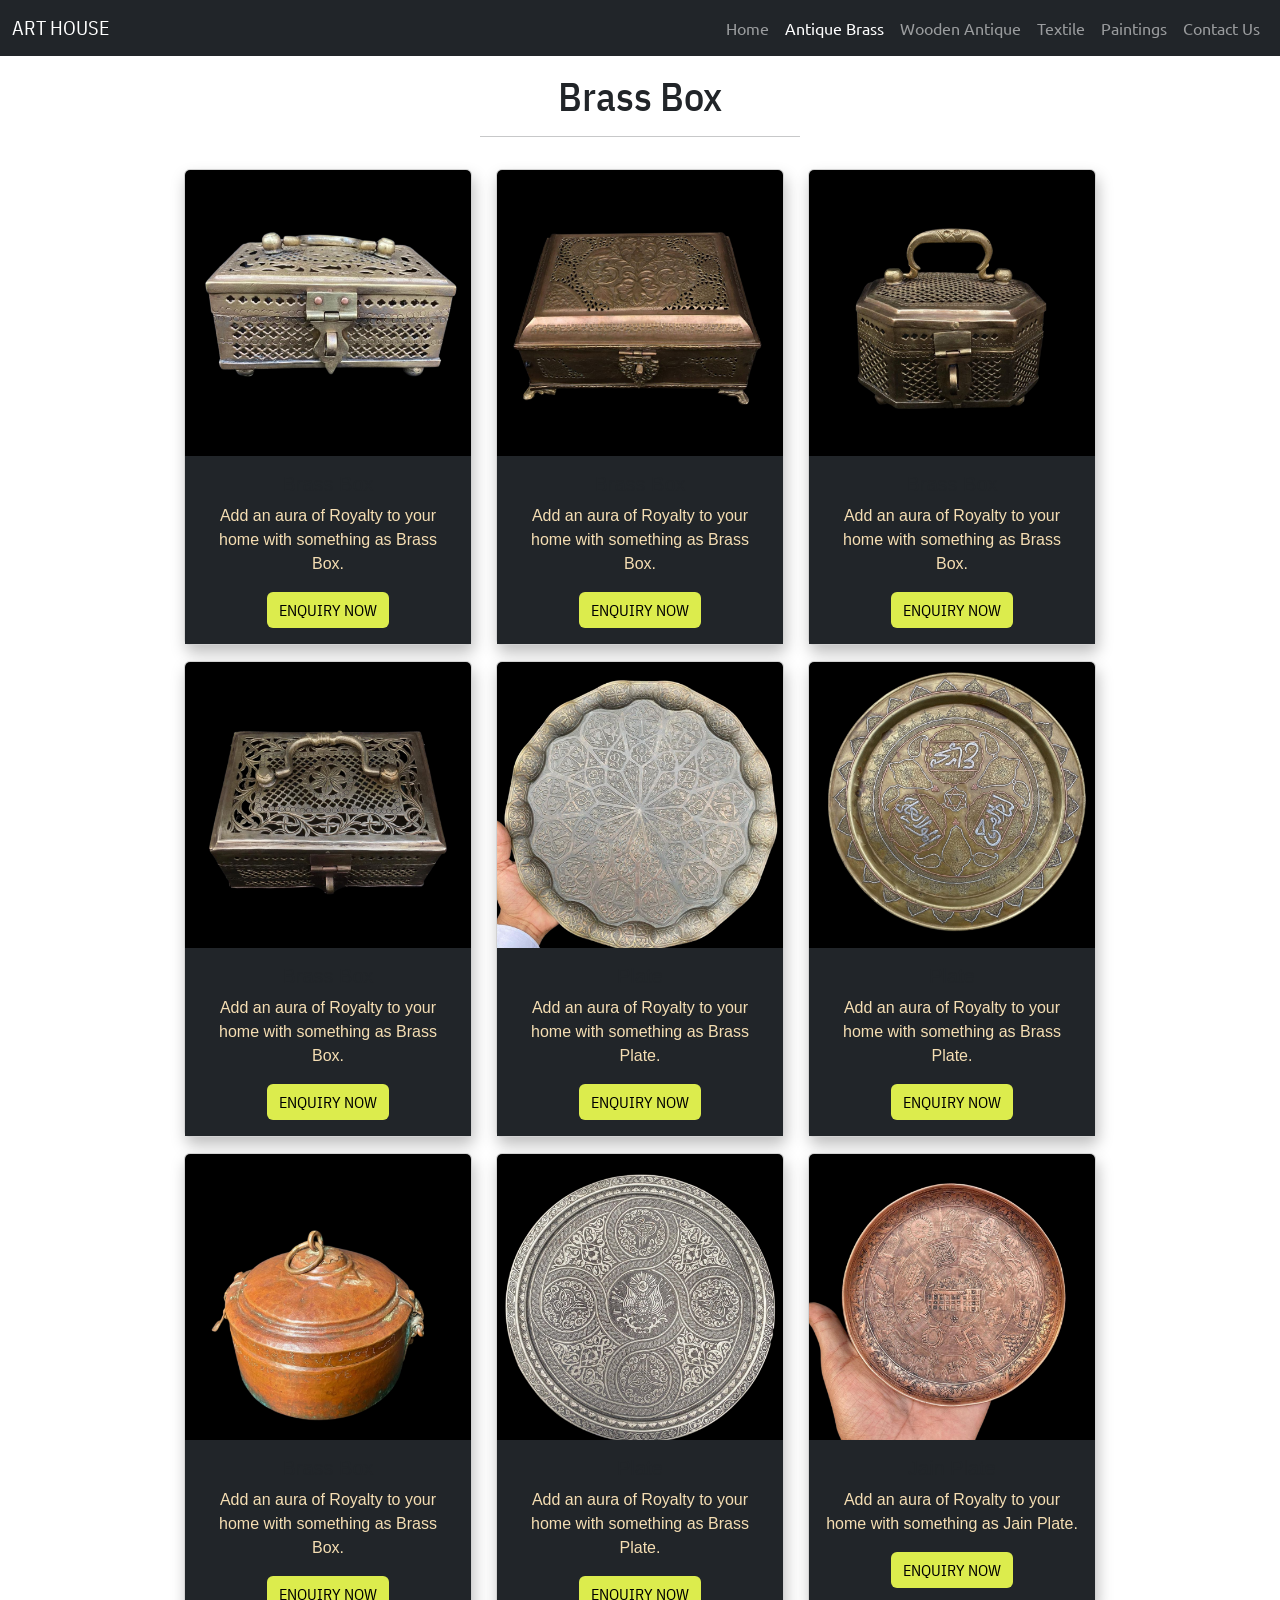
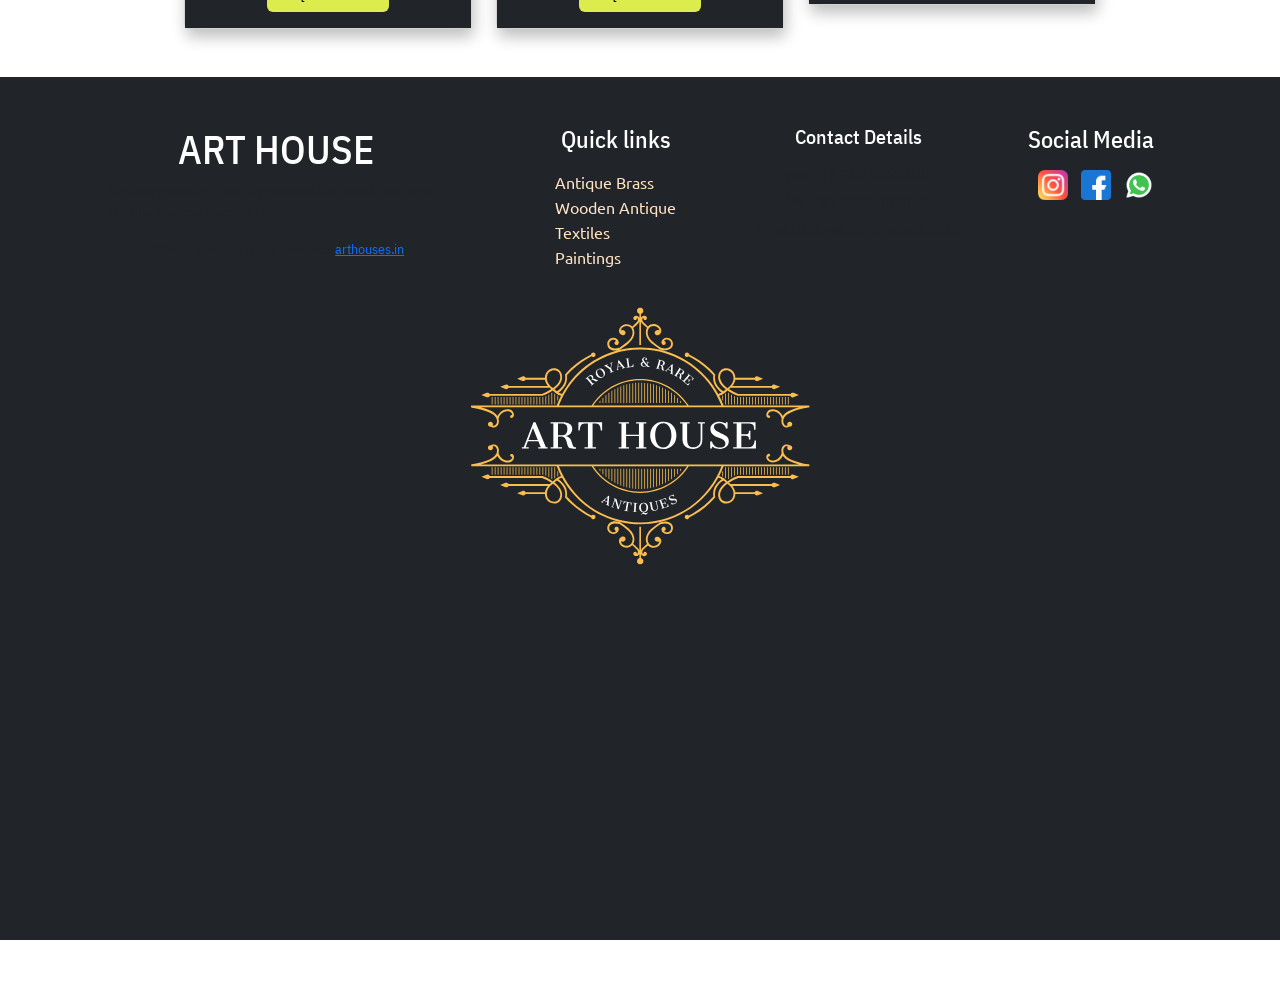
<file: BrassBox.html>
<!DOCTYPE html>

<head>
    <meta charset="UTF-8">
    <meta http-equiv="X-UA-Compatible" content="IE=edge">
    <meta name="viewport" content="width=device-width, initial-scale=1.0">
    <title>Art house Brass-Box</title>
    <link rel="stylesheet" href="style.css">
    <script src="Script.js"></script>
    <link rel="preconnect" href="https://fonts.googleapis.com">
    <link rel="preconnect" href="https://fonts.gstatic.com" crossorigin>
    <link href="https://fonts.googleapis.com/css2?family=Ubuntu:wght@700&display=swap" rel="stylesheet">
    <link href="https://fonts.googleapis.com/css2?family=IBM+Plex+Sans+Condensed:ital,wght@1,600&display=swap"
        rel="stylesheet">
    <link href="https://cdn.jsdelivr.net/npm/bootstrap@5.0.2/dist/css/bootstrap.min.css" rel="stylesheet"
        integrity="sha384-EVSTQN3/azprG1Anm3QDgpJLIm9Nao0Yz1ztcQTwFspd3yD65VohhpuuCOmLASjC" crossorigin="anonymous">

    <link rel="apple-touch-icon" sizes="180x180" href="images/favicon/apple-touch-icon.png">
    <link rel="icon" type="image/png" sizes="32x32" href="images/favicon/favicon-32x32.png">
    <link rel="icon" type="image/png" sizes="16x16" href="images/favicon/favicon-16x16.png">
    <link rel="manifest" href="images/favicon/site.webmanifest">
    <link rel="mask-icon" href="images/favicon/safari-pinned-tab.svg" color="#5bbad5">
    <meta name="msapplication-TileColor" content="#da532c">
    <meta name="theme-color" content="#ffffff">
</head>

<body>
    <nav class="navbar navbar-expand-lg navbar-dark sticky-top">
        <div class="container-fluid">
            <a class="navbar-brand" href="index.html">ART HOUSE</a>
            <button class="navbar-toggler" type="button" data-bs-toggle="collapse"
                data-bs-target="#navbarSupportedContent" aria-controls="navbarSupportedContent" aria-expanded="false"
                aria-label="Toggle navigation">
                <span class="navbar-toggler-icon"></span>
            </button>
            <div class="collapse navbar-collapse" id="navbarSupportedContent">
                <ul class="navbar-nav ms-auto mb-2 mb-lg-0">
                    <li class="nav-item">
                        <a class="nav-link" aria-current="page" href="index.html">Home</a>
                    </li>
                    <li class="nav-item">
                        <a class="nav-link active" href="Antiqubrass.html">Antique Brass</a>
                    </li>
                    <li class="nav-item">
                        <a class="nav-link" href="AntiqueWooden.html">Wooden Antique</a>
                    </li>
                    <li class="nav-item">
                        <a class="nav-link" href="Textile.html">Textile</a>
                    </li>
                    <li class="nav-item">
                        <a class="nav-link" href="Painting.html">Paintings</a>
                    </li>
                    <li class="nav-item">
                        <a class="nav-link" href="#">Contact Us</a>
                    </li>

                </ul>
            </div>
        </div>
    </nav>


    <!-- PRODUCT SECTION START -->

    <section class="main_heading my-3">
        <div class="text-center">
            <h1>Brass Box </h1>
            <hr class="w-25 mx-auto">
        </div>
        <div class="container d-flex justify-content-center align-items-center">
            <div class="row">
                <div class="container">
                    <div class="row">
                        <div class="col mt-3 ">
                            <div class="card mx-auto" style="width: 18rem;">
                                <img src="images/Boxes/1 (3).png" class="card-img-top" alt="...">
                                <div class="card-body text-center">
                                    <h5 class="card-title">Brass Box</h5>
                                    <p class="card-text">Add an aura of Royalty to your home with something as
                                        Brass Box.</p>
                                    <a href="ProductDetail.html" class="btn btn-primary" id="B|001"
                                        onclick="getID(id)">ENQUIRY NOW</a>
                                </div>
                            </div>
                        </div>
                        <div class="col mt-3 ">
                            <div class="card mx-auto" style="width: 18rem;">
                                <img src="images/Boxes/2 (1).png" class="card-img-top" alt="...">
                                <div class="card-body text-center">
                                    <h5 class="card-title">Brass Box</h5>
                                    <p class="card-text">Add an aura of Royalty to your home with something as
                                        Brass Box.</p>
                                    <a href="ProductDetail.html" class="btn btn-primary" id="B|002"
                                        onclick="getID(id)">ENQUIRY NOW</a>
                                </div>
                            </div>
                        </div>
                        <div class="col mt-3 ">
                            <div class="card mx-auto" style="width: 18rem;">
                                <img src="images/Boxes/3 (5).png" class="card-img-top" alt="...">
                                <div class="card-body text-center">
                                    <h5 class="card-title">Brass Box</h5>
                                    <p class="card-text">Add an aura of Royalty to your home with something as
                                      Brass Box.</p>
                                    <a href="ProductDetail.html" class="btn btn-primary" id="B|003"
                                        onclick="getID(id)">ENQUIRY NOW</a>
                                </div>
                            </div>
                        </div>

                    </div>
                    <div class="row">
                        <div class="col mt-3 ">
                            <div class="card mx-auto" style="width: 18rem;">
                                <img src="images/Boxes/4 (4).png" class="card-img-top" alt="...">
                                <div class="card-body text-center">
                                    <h5 class="card-title">Brass Box</h5>
                                    <p class="card-text">Add an aura of Royalty to your home with something as
                                        Brass Box.</p>
                                    <a href="ProductDetail.html" class="btn btn-primary" id="B|004"
                                        onclick="getID(id)">ENQUIRY NOW</a>
                                </div>
                            </div>
                        </div>
                        <div class="col mt-3 ">
                            <div class="card mx-auto" style="width: 18rem;">
                                <img src="images/Boxes/5 (2).png" class="card-img-top" alt="...">
                                <div class="card-body text-center">
                                    <h5 class="card-title">Plate</h5>
                                    <p class="card-text">Add an aura of Royalty to your home with something as
                                         Brass Plate.</p>
                                    <a href="ProductDetail.html" class="btn btn-primary" id="B|005"
                                        onclick="getID(id)">ENQUIRY NOW</a>
                                </div>
                            </div>
                        </div>
                        <div class="col mt-3 ">
                            <div class="card mx-auto" style="width: 18rem;">
                                <img src="images/Boxes/6 (2).png" class="card-img-top" alt="...">
                                <div class="card-body text-center">
                                    <h5 class="card-title">Plate</h5>
                                    <p class="card-text">Add an aura of Royalty to your home with something as
                                       Brass Plate.</p>
                                    <a href="ProductDetail.html" class="btn btn-primary" id="B|006"
                                        onclick="getID(id)">ENQUIRY NOW</a>
                                </div>
                            </div>
                        </div>

                    </div>
                    <div class="row">
                        <div class="col mt-3 ">
                            <div class="card mx-auto" style="width: 18rem;">
                                <img src="images/Boxes/7 (2).png" class="card-img-top" alt="...">
                                <div class="card-body text-center">
                                    <h5 class="card-title">Brass Box</h5>
                                    <p class="card-text">Add an aura of Royalty to your home with something as
                                      Brass Box.</p>
                                    <a href="ProductDetail.html" class="btn btn-primary" id="B|007"
                                        onclick="getID(id)">ENQUIRY NOW</a>
                                </div>
                            </div>
                        </div>
                        <div class="col mt-3 ">
                            <div class="card mx-auto" style="width: 18rem;">
                                <img src="images/Boxes/8 (2).png" class="card-img-top" alt="...">
                                <div class="card-body text-center">
                                    <h5 class="card-title">Plate</h5>
                                    <p class="card-text">Add an aura of Royalty to your home with something as
                                        Brass Plate.</p>
                                    <a href="ProductDetail.html" class="btn btn-primary" id="B|008"
                                        onclick="getID(id)">ENQUIRY NOW</a>
                                </div>
                            </div>
                        </div>
                        <div class="col mt-3 ">
                            <div class="card mx-auto" style="width: 18rem;">
                                <img src="images/Boxes/9 (2).png" class="card-img-top" alt="...">
                                <div class="card-body text-center">
                                    <h5 class="card-title">Jain Plate</h5>
                                    <p class="card-text">Add an aura of Royalty to your home with something as
                                        Jain Plate.</p>
                                    <a href="ProductDetail.html" class="btn btn-primary" id="B|009"
                                        onclick="getID(id)">ENQUIRY NOW</a>
                                </div>
                            </div>
                        </div>
                    </div>
                </div>
            </div>
        </div>
    </section>




    <!-- ABOUT SECTION START -->

    <section class="main_heading my-5">
        <div class="about">
            <footer class="w-100 py-4 flex-shrink-0">
                <div class="container py-4">
                    <div class="row gy-4 gx-5">
                        <div class="col-lg-4 col-md-6 mx-auto d-flex text-align-center align-items-center flex-column">
                            <h5 class="h1 text-white">ART HOUSE</h5>
                            <p class="small text-muted">An Antiques dealer from Ahemdabad. Our family has been into
                                this business since 1970.</p>
                            <p class="small text-muted mb-0">&copy; Copyrights. All rights reserved. <a
                                    class="text-primary" href="arthouses.in">arthouses.in</a></p>
                        </div>
                        <div class="col-lg-2 col-md-6 mx-auto d-flex text-align-center align-items-center flex-column">
                            <h4 class="text-white mb-3">Quick links</h4>
                            <ul class="list-unstyled text-muted">
                                <li><a href="Antiqubrass.html">Antique Brass</a></li>
                                <li><a href="AntiqueWooden.html">Wooden Antique</a></li>
                                <li><a href="Textile.html">Textiles</a></li>
                                <li><a href="Painting.html">Paintings</a></li>
                            </ul>
                        </div>
                        <div class="col-lg-2 col-md-6 mx-auto d-flex text-align-center align-items-center flex-column">
                            <h5 class="text-white mb-3">Contact Details</h5>
                            <h6>Mo:+91 9824265200</h6>
                            <h6>Mo:+91 9825007027</h6>
                            <h6>Email:shangarart@yahoo.co.in</h6>
                        </div>

                        <div class="col-lg-2 col-md-6 mx-auto">
                            <h4 class="text-white mb-3">Social Media</h4>
                            <a href="https://www.instagram.com/antique079/" target="_blank"><img
                                    src="images/other/instagram.png" class="socialmedia"></a>
                            <a href="https://www.facebook.com/shangar.in" target="_blank"><img
                                    src="images/other/facebook.png" class="socialmedia"></a>
                            <img src="images/other/whatsapp.png" class="socialmedia" onclick="whatsapp()">


                        </div>
                    </div>
                    <img id="ending" src="images/other/endings.svg" alt="">
                </div>

                <iframe
                    src="https://www.google.com/maps/embed?pb=!1m18!1m12!1m3!1d3671.7571720551746!2d72.57561851744384!3d23.032686500000008!2m3!1f0!2f0!3f0!3m2!1i1024!2i768!4f13.1!3m3!1m2!1s0x395e845b11521de3%3A0x556134b57b6bf0fa!2sShangar%20Art!5e0!3m2!1sen!2sin!4v1665813230234!5m2!1sen!2sin"
                    width="100%" height="300" style="border:0;" allowfullscreen="" loading="lazy"
                    referrerpolicy="no-referrer-when-downgrade"></iframe>
            </footer>
        </div>
        </div>
    </section>



    <script src="https://cdn.jsdelivr.net/npm/@popperjs/core@2.9.2/dist/umd/popper.min.js"
        integrity="sha384-IQsoLXl5PILFhosVNubq5LC7Qb9DXgDA9i+tQ8Zj3iwWAwPtgFTxbJ8NT4GN1R8p"
        crossorigin="anonymous"></script>
    <script src="https://cdn.jsdelivr.net/npm/bootstrap@5.0.2/dist/js/bootstrap.min.js"
        integrity="sha384-cVKIPhGWiC2Al4u+LWgxfKTRIcfu0JTxR+EQDz/bgldoEyl4H0zUF0QKbrJ0EcQF"
        crossorigin="anonymous"></script>
</body>

</html>
</file>
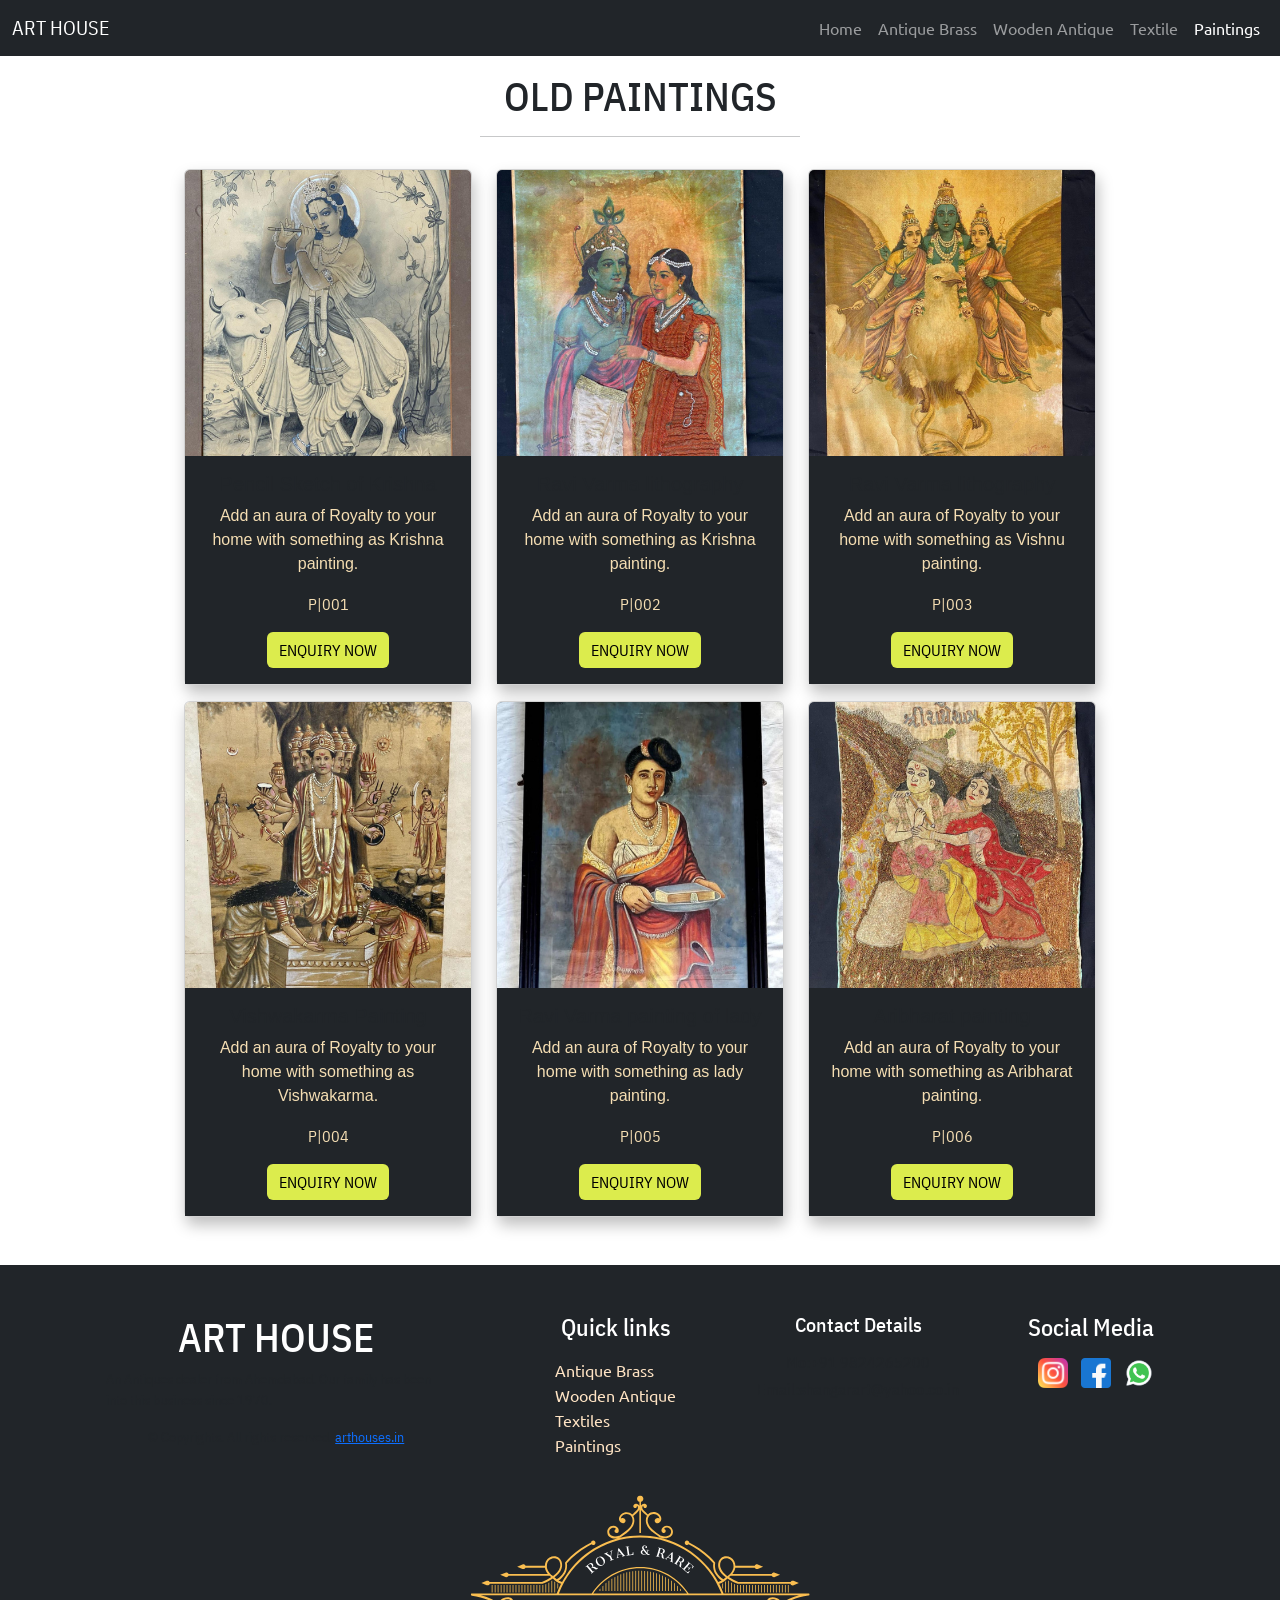
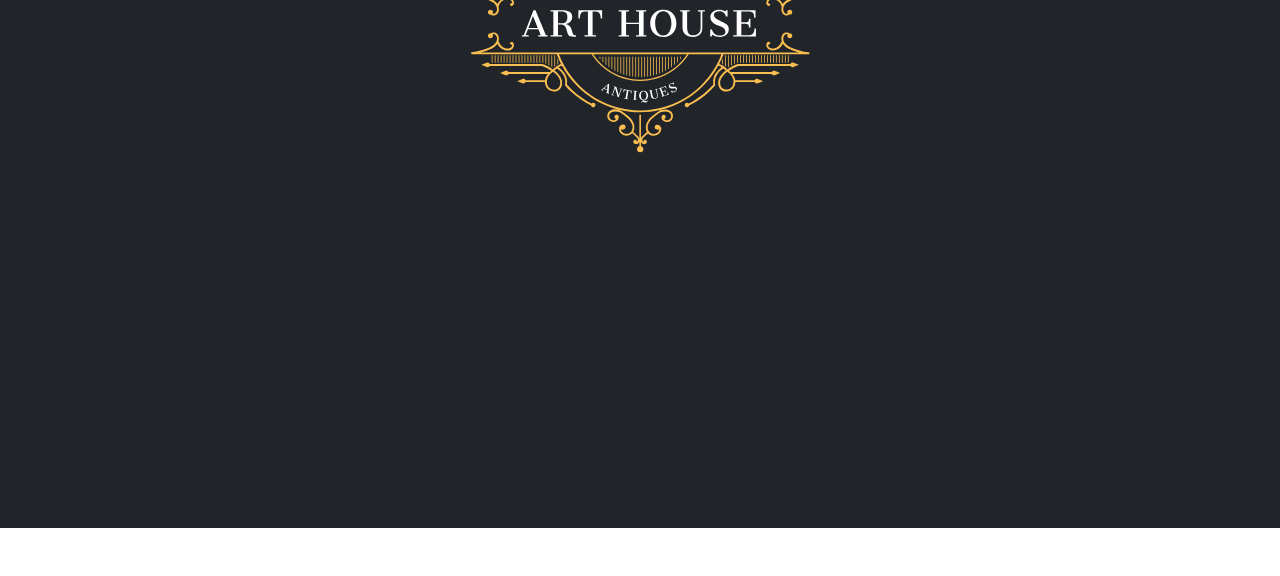
<file: Painting.html>
<!DOCTYPE html>

<head>
    <meta charset="UTF-8">
    <meta http-equiv="X-UA-Compatible" content="IE=edge">
    <meta name="viewport" content="width=device-width, initial-scale=1.0">
    <title>Art house paintings</title>
    <link rel="stylesheet" href="style.css">
    <script src="Script.js"></script>
    <link rel="preconnect" href="https://fonts.googleapis.com">
    <link rel="preconnect" href="https://fonts.gstatic.com" crossorigin>
    <link href="https://fonts.googleapis.com/css2?family=Ubuntu:wght@700&display=swap" rel="stylesheet">
    <link href="https://fonts.googleapis.com/css2?family=IBM+Plex+Sans+Condensed:ital,wght@1,600&display=swap"
        rel="stylesheet">
    <link href="https://cdn.jsdelivr.net/npm/bootstrap@5.0.2/dist/css/bootstrap.min.css" rel="stylesheet"
        integrity="sha384-EVSTQN3/azprG1Anm3QDgpJLIm9Nao0Yz1ztcQTwFspd3yD65VohhpuuCOmLASjC" crossorigin="anonymous">

    <link rel="apple-touch-icon" sizes="180x180" href="images/favicon/apple-touch-icon.png">
    <link rel="icon" type="image/png" sizes="32x32" href="images/favicon/favicon-32x32.png">
    <link rel="icon" type="image/png" sizes="16x16" href="images/favicon/favicon-16x16.png">
    <link rel="manifest" href="images/favicon/site.webmanifest">
    <link rel="mask-icon" href="images/favicon/safari-pinned-tab.svg" color="#5bbad5">
    <meta name="msapplication-TileColor" content="#da532c">
    <meta name="theme-color" content="#ffffff">
</head>

<body>
    <nav class="navbar navbar-expand-lg navbar-dark sticky-top">
        <div class="container-fluid">
            <a class="navbar-brand" href="index.html">ART HOUSE</a>
            <button class="navbar-toggler" type="button" data-bs-toggle="collapse"
                data-bs-target="#navbarSupportedContent" aria-controls="navbarSupportedContent" aria-expanded="false"
                aria-label="Toggle navigation">
                <span class="navbar-toggler-icon"></span>
            </button>
            <div class="collapse navbar-collapse" id="navbarSupportedContent">
                <ul class="navbar-nav ms-auto mb-2 mb-lg-0">
                    <li class="nav-item">
                        <a class="nav-link" aria-current="page" href="index.html">Home</a>
                    </li>
                    <li class="nav-item">
                        <a class="nav-link" href="Antiqubrass.html">Antique Brass</a>
                    </li>
                    <li class="nav-item">
                        <a class="nav-link" href="AntiqueWooden.html">Wooden Antique</a>
                    </li>
                    <li class="nav-item">
                        <a class="nav-link" href="Textile.html">Textile</a>
                    </li>
                    <li class="nav-item">
                        <a class="nav-link active" href="Painting.html">Paintings</a>
                    </li>
                </ul>
            </div>
        </div>
    </nav>


    <!-- PRODUCT SECTION START -->

    <section class="main_heading my-3">
        <div class="text-center">
            <h1>OLD PAINTINGS</h1>
            <hr class="w-25 mx-auto">
        </div>
        <div class="container d-flex justify-content-center align-items-center">
            <div class="row">
                <div class="container">
                    <div class="row">
                        <div class="col mt-3 ">
                            <div class="card mx-auto" style="width: 18rem;">
                                <a href="ProductDetail.html" onclick="getID('P|001')"><img
                                        src="images/paintings/1 (3).png" class="card-img-top" alt="..."></a>
                                <div class="card-body text-center">
                                    <h5 class="card-title">Pencil Sketch of Krishna </h5>
                                    <p class="card-text">Add an aura of Royalty to your home with something as Krishna
                                        painting.</p>
                                    <p>P|001</p>
                                    <a href="ProductDetail.html" class="btn btn-primary" id="P|001"
                                        onclick="getID(id)">ENQUIRY NOW</a>
                                </div>
                            </div>
                        </div>
                        <div class="col mt-3 ">
                            <div class="card mx-auto" style="width: 18rem;">
                                <a href="ProductDetail.html" onclick="getID('P|002')"><img
                                        src="images/paintings/2 (3).png" class="card-img-top" alt="..."></a>
                                <div class="card-body text-center">
                                    <h5 class="card-title">Ravi Varma lithography </h5>
                                    <p class="card-text">Add an aura of Royalty to your home with something as Krishna
                                        painting.</p>
                                    <p>P|002</p>
                                    <a href="ProductDetail.html" class="btn btn-primary" id="P|002"
                                        onclick="getID(id)">ENQUIRY NOW</a>
                                </div>
                            </div>
                        </div>
                        <div class="col mt-3 ">
                            <div class="card mx-auto" style="width: 18rem;">
                                <a href="ProductDetail.html" onclick="getID('P|003')"><img
                                        src="images/paintings/3 (2).png" class="card-img-top" alt="..."></a>
                                <div class="card-body text-center">
                                    <h5 class="card-title">Ravi Varma lithography </h5>
                                    <p class="card-text">Add an aura of Royalty to your home with something as Vishnu
                                        painting.</p>
                                    <p>P|003</p>
                                    <a href="ProductDetail.html" class="btn btn-primary" id="P|003"
                                        onclick="getID(id)">ENQUIRY NOW</a>
                                </div>
                            </div>
                        </div>

                    </div>
                    <div class="row">
                        <div class="col mt-3 ">
                            <div class="card mx-auto" style="width: 18rem;">
                                <a href="ProductDetail.html" onclick="getID('P|004')"><img
                                        src="images/paintings/4 (6).png" class="card-img-top" alt="..."></a>
                                <div class="card-body text-center">
                                    <h5 class="card-title">Vishwakarma Painting</h5>
                                    <p class="card-text">Add an aura of Royalty to your home with something as
                                        Vishwakarma.</p>
                                    <p>P|004</p>
                                    <a href="ProductDetail.html" class="btn btn-primary" id="P|004"
                                        onclick="getID(id)">ENQUIRY NOW</a>
                                </div>
                            </div>
                        </div>
                        <div class="col mt-3 ">
                            <div class="card mx-auto" style="width: 18rem;">
                                <a href="ProductDetail.html" onclick="getID('P|005')"><img
                                        src="images/paintings/5 (3).png" class="card-img-top" alt="..."></a>
                                <div class="card-body text-center">
                                    <h5 class="card-title">Ravi Varma painting of lady</h5>
                                    <p class="card-text">Add an aura of Royalty to your home with something as lady
                                        painting.</p>
                                    <p>P|005</p>
                                    <a href="ProductDetail.html" class="btn btn-primary" id="P|005"
                                        onclick="getID(id)">ENQUIRY NOW</a>
                                </div>
                            </div>
                        </div>
                        <div class="col mt-3 ">
                            <div class="card mx-auto" style="width: 18rem;">
                                <a href="ProductDetail.html" onclick="getID('P|006')"><img
                                        src="images/paintings/6 (2).png" class="card-img-top" alt="..."></a>
                                <div class="card-body text-center">
                                    <h5 class="card-title">Aribharat painting</h5>
                                    <p class="card-text">Add an aura of Royalty to your home with something as Aribharat
                                        painting.</p>
                                    <p>P|006</p>
                                    <a href="ProductDetail.html" class="btn btn-primary" id="P|006"
                                        onclick="getID(id)">ENQUIRY NOW</a>
                                </div>
                            </div>
                        </div>
                    </div>
                </div>
            </div>
        </div>
    </section>




    <!-- ABOUT SECTION START -->


    <section class="main_heading my-5">
        <div class="about">
            <footer class="w-100 py-4 flex-shrink-0">
                <div class="container py-4">
                    <div class="row gy-4 gx-5">
                        <div class="col-lg-4 col-md-6 mx-auto d-flex text-align-center align-items-center flex-column">
                            <h5 class="h1 text-white">ART HOUSE</h5>
                            <p class="small text-muted">An Antiques dealer from Ahemdabad. Our family has been into
                                this business since 1970.</p>
                            <p class="small text-muted mb-0">&copy; Copyrights. All rights reserved. <a
                                    class="text-primary" href="#">arthouses.in</a></p>
                        </div>
                        <div class="col-lg-2 col-md-6 mx-auto d-flex text-align-center align-items-center flex-column">
                            <h4 class="text-white mb-3">Quick links</h4>
                            <ul class="list-unstyled text-muted">
                                <li><a href="Antiqubrass.html">Antique Brass</a></li>
                                <li><a href="AntiqueWooden.html">Wooden Antique</a></li>
                                <li><a href="Textile.html">Textiles</a></li>
                                <li><a href="Painting.html">Paintings</a></li>
                            </ul>
                        </div>
                        <div class="col-lg-2 col-md-6 mx-auto d-flex text-align-center align-items-center flex-column">
                            <h5 class="text-white mb-3">Contact Details</h5>
                            <h6>Mo:+91 9824265200</h6>
                            <h6>Email:shangarart@yahoo.co.in</h6>
                        </div>

                        <div class="col-lg-2 col-md-6 mx-auto">
                            <h4 class="text-white mb-3">Social Media</h4>
                            <a href="https://www.instagram.com/antique079/" target="_blank"><img
                                    src="images/other/instagram.png" class="socialmedia"></a>
                            <a href="https://www.facebook.com/shangar.in" target="_blank"><img
                                    src="images/other/facebook.png" class="socialmedia"></a>
                            <img src="images/other/whatsapp.png" class="socialmedia" onclick="whatsapp()">


                        </div>
                    </div>
                    <img id="ending" src="images/other/endings.svg" alt="">
                </div>

                <iframe
                    src="https://www.google.com/maps/embed?pb=!1m18!1m12!1m3!1d3671.7571720551746!2d72.57561851744384!3d23.032686500000008!2m3!1f0!2f0!3f0!3m2!1i1024!2i768!4f13.1!3m3!1m2!1s0x395e845b11521de3%3A0x556134b57b6bf0fa!2sShangar%20Art!5e0!3m2!1sen!2sin!4v1665813230234!5m2!1sen!2sin"
                    width="100%" height="300" style="border:0;" allowfullscreen="" loading="lazy"
                    referrerpolicy="no-referrer-when-downgrade"></iframe>
            </footer>
        </div>
        </div>
    </section>
    <script src="https://cdn.jsdelivr.net/npm/@popperjs/core@2.9.2/dist/umd/popper.min.js"
        integrity="sha384-IQsoLXl5PILFhosVNubq5LC7Qb9DXgDA9i+tQ8Zj3iwWAwPtgFTxbJ8NT4GN1R8p"
        crossorigin="anonymous"></script>
    <script src="https://cdn.jsdelivr.net/npm/bootstrap@5.0.2/dist/js/bootstrap.min.js"
        integrity="sha384-cVKIPhGWiC2Al4u+LWgxfKTRIcfu0JTxR+EQDz/bgldoEyl4H0zUF0QKbrJ0EcQF"
        crossorigin="anonymous"></script>
</body>

</html>
</file>
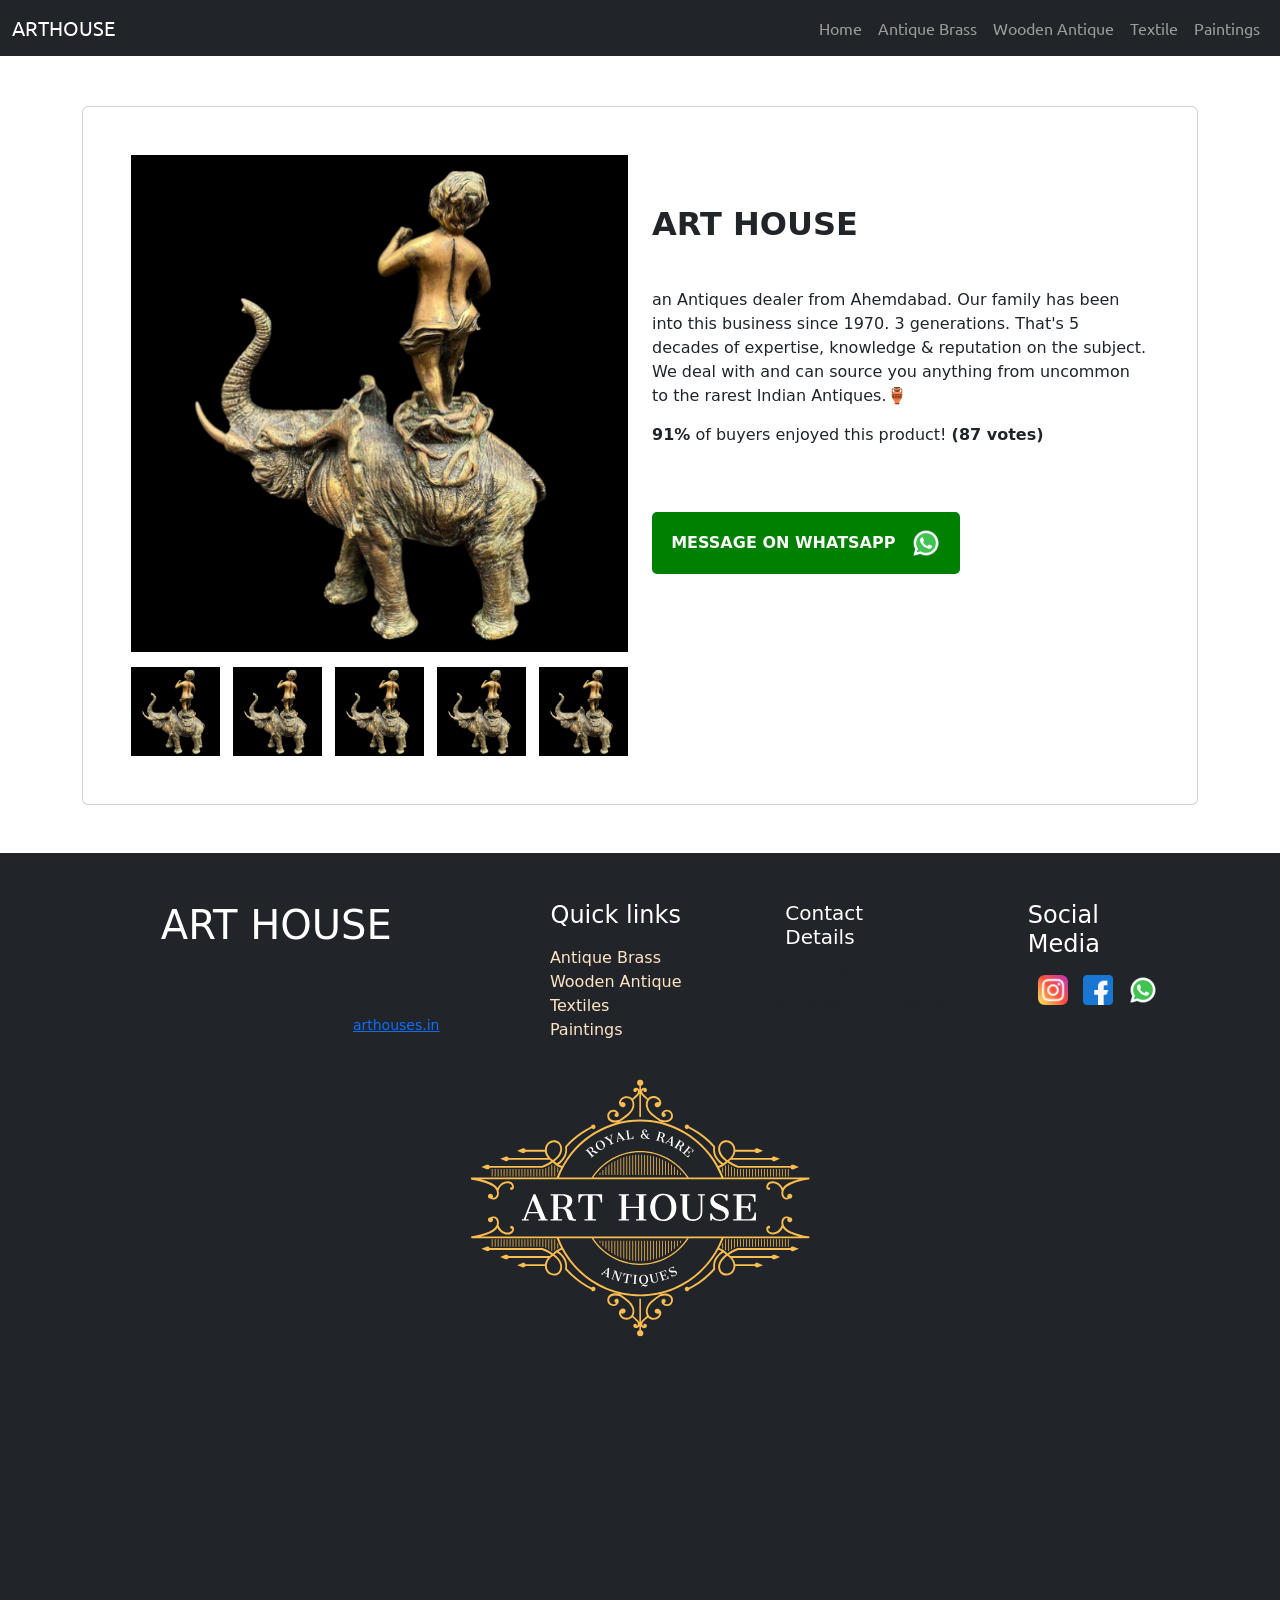
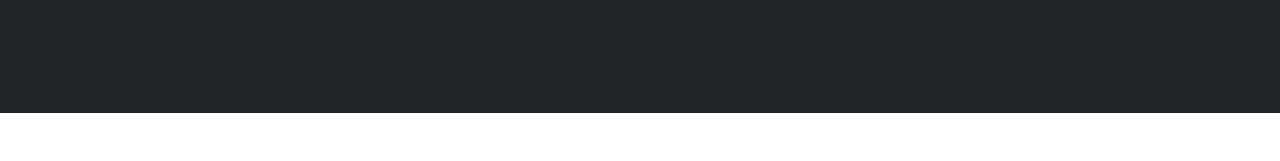
<file: ProductDetail.html>
<!DOCTYPE html>

<head>
    <meta charset="UTF-8">
    <meta http-equiv="X-UA-Compatible" content="IE=edge">
    <meta name="viewport" content="width=device-width, initial-scale=1.0">
    <title>Art house productdetail</title>
    <link rel="stylesheet" href="productstyle.css">
    <script src="Script.js"></script>
    <link rel="preconnect" href="https://fonts.googleapis.com">
    <link rel="preconnect" href="https://fonts.gstatic.com" crossorigin>
    <link href="https://fonts.googleapis.com/css2?family=Ubuntu:wght@700&display=swap" rel="stylesheet">
    <link href="https://fonts.googleapis.com/css2?family=IBM+Plex+Sans+Condensed:ital,wght@1,600&display=swap"
        rel="stylesheet">
    <link href="https://cdn.jsdelivr.net/npm/bootstrap@5.0.2/dist/css/bootstrap.min.css" rel="stylesheet"
        integrity="sha384-EVSTQN3/azprG1Anm3QDgpJLIm9Nao0Yz1ztcQTwFspd3yD65VohhpuuCOmLASjC" crossorigin="anonymous">

    <link rel="apple-touch-icon" sizes="180x180" href="images/favicon/apple-touch-icon.png">
    <link rel="icon" type="image/png" sizes="32x32" href="images/favicon/favicon-32x32.png">
    <link rel="icon" type="image/png" sizes="16x16" href="images/favicon/favicon-16x16.png">
    <link rel="manifest" href="images/favicon/site.webmanifest">
    <link rel="mask-icon" href="images/favicon/safari-pinned-tab.svg" color="#5bbad5">
    <meta name="msapplication-TileColor" content="#da532c">
    <meta name="theme-color" content="#ffffff">

</head>

<body onload="changeContent()">
    <nav class="navbar navbar-expand-lg navbar-dark sticky-top">
        <div class="container-fluid">
            <a class="navbar-brand" href="index.html">ARTHOUSE</a>
            <button class="navbar-toggler" type="button" data-bs-toggle="collapse"
                data-bs-target="#navbarSupportedContent" aria-controls="navbarSupportedContent" aria-expanded="false"
                aria-label="Toggle navigation">
                <span class="navbar-toggler-icon"></span>
            </button>
            <div class="collapse navbar-collapse" id="navbarSupportedContent">
                <ul class="navbar-nav ms-auto mb-2 mb-lg-0">
                    <li class="nav-item">
                        <a class="nav-link " aria-current="page" href="index.html">Home</a>
                    </li>
                    <li class="nav-item">
                        <a class="nav-link" href="Antiqubrass.html">Antique Brass</a>
                    </li>
                    <li class="nav-item">
                        <a class="nav-link" href="AntiqueWooden.html">Wooden Antique</a>
                    </li>
                    <li class="nav-item">
                        <a class="nav-link" href="Textile.html">Textile</a>
                    </li>
                    <li class="nav-item">
                        <a class="nav-link" href="Painting.html">Paintings</a>
                    </li>
                </ul>
            </div>
        </div>
    </nav>


    <!-- PRODUCT SECTION START -->

    <div class="container">
        <div class="card">
            <div class="container-fliud">
                <div class="wrapper row">
                    <div class="preview col-md-6">

                        <div class="preview-pic tab-content">
                            <div class="tab-pane active" id="pic-1"><img src="images/brass/1 (1).png" id="main_image" />
                            </div>
                        </div>
                        <ul class="preview-thumbnail nav nav-tabs">
                            <li class="active"><a data-target="#pic-1" data-toggle="tab">
                                    <img id="img_1" class="small_image" src="images/brass/1 (1).png"
                                        onclick="changeImage(src)" /></a>
                            </li>
                            <li><a data-target="#pic-2" data-toggle="tab">
                                    <img src="images/brass/1 (1).png" id="img_2" onclick="changeImage(src)"
                                        class="small_image">

                                </a></li>
                            <li>
                                <a data-target="#pic-3" data-toggle="tab">
                                    <img id="img_3" src="images/brass/1 (1).png" onclick="changeImage(src)"
                                        class="small_image">
                                </a>
                            </li>
                            <li><a data-target="#pic-4" data-toggle="tab"><img id="img_4" class="small_image"
                                        src="images/brass/1 (1).png" onclick="changeImage(src)" /></a></li>
                            <li><a data-target="#pic-5" data-toggle="tab"><img id="img_5" class="small_image"
                                        src="images/brass/1 (1).png" onclick="changeImage(src)" /></a></li>
                        </ul>

                    </div>
                    <div class="details col-md-6">
                        <div class="title">
                            <h2 class="product-title">ART HOUSE</h2>
                        </div>
                        <div class="desc">
                            <p class="product-description" id="content">an Antiques dealer from Ahemdabad. Our family
                                has been into
                                this business since 1970. 3 generations. That's 5 decades of expertise, knowledge &
                                reputation on the subject. We deal with and can source you anything from uncommon to the
                                rarest Indian Antiques.🏺</p>
                            <p class="vote"><strong>91%</strong> of buyers enjoyed this product! <strong>(87
                                    votes)</strong>
                            </p>
                        </div>
                        <div class="action">
                            <button class="add-to-cart btn-default" type="button" onclick="WA()">Message on whatsapp
                                <img class="socialmedia" src="images/other/whatsapp.png"> </button>
                        </div>
                    </div>
                </div>
            </div>
        </div>
    </div>

    <!-- ABOUT SECTION START -->

    <section class="main_heading my-5">
        <div class="about">
            <footer class="w-100 py-4 flex-shrink-0">
                <div class="container py-4">
                    <div class="row gy-4 gx-5">
                        <div class="col-lg-4 col-md-6 mx-auto d-flex text-align-center align-items-center flex-column">
                            <h5 class="h1 text-white">ART HOUSE</h5>
                            <p class="small text-muted">An Antiques dealer from Ahemdabad. Our family has been into
                                this business since 1970.</p>
                            <p class="small text-muted mb-0">&copy; Copyrights. All rights reserved. <a
                                    class="text-primary" href="arthouses.in">arthouses.in</a></p>
                        </div>
                        <div class="col-lg-2 col-md-6 mx-auto d-flex text-align-center align-items-center flex-column">
                            <h4 class="text-white mb-3">Quick links</h4>
                            <ul class="list-unstyled text-muted">
                                <li><a href="Antiqubrass.html">Antique Brass</a></li>
                                <li><a href="AntiqueWooden.html">Wooden Antique</a></li>
                                <li><a href="Textile.html">Textiles</a></li>
                                <li><a href="Painting.html">Paintings</a></li>
                            </ul>
                        </div>
                        <div class="col-lg-2 col-md-6 mx-auto d-flex text-align-center align-items-center flex-column">
                            <h5 class="text-white mb-3">Contact Details</h5>
                            <h6>Mo:+91 9824265200</h6>
                            <h6>Email:shangarart@yahoo.co.in</h6>
                        </div>

                        <div class="col-lg-2 col-md-6 mx-auto">
                            <h4 class="text-white mb-3">Social Media</h4>
                            <a href="https://www.instagram.com/antique079/" target="_blank"><img
                                    src="images/other/instagram.png" class="socialmedia"></a>
                            <a href="https://www.facebook.com/shangar.in" target="_blank"><img
                                    src="images/other/facebook.png" class="socialmedia"></a>
                            <img src="images/other/whatsapp.png" class="socialmedia" onclick="whatsapp()">


                        </div>
                    </div>
                    <img id="ending" src="images/other/endings.svg" alt="">
                </div>

                <iframe
                    src="https://www.google.com/maps/embed?pb=!1m18!1m12!1m3!1d3671.7571720551746!2d72.57561851744384!3d23.032686500000008!2m3!1f0!2f0!3f0!3m2!1i1024!2i768!4f13.1!3m3!1m2!1s0x395e845b11521de3%3A0x556134b57b6bf0fa!2sShangar%20Art!5e0!3m2!1sen!2sin!4v1665813230234!5m2!1sen!2sin"
                    width="100%" height="300" style="border:0;" allowfullscreen="" loading="lazy"
                    referrerpolicy="no-referrer-when-downgrade"></iframe>
            </footer>
        </div>
        </div>
    </section>

    <script src="https://cdn.jsdelivr.net/npm/@popperjs/core@2.9.2/dist/umd/popper.min.js"
        integrity="sha384-IQsoLXl5PILFhosVNubq5LC7Qb9DXgDA9i+tQ8Zj3iwWAwPtgFTxbJ8NT4GN1R8p"
        crossorigin="anonymous"></script>
    <script src="https://cdn.jsdelivr.net/npm/bootstrap@5.0.2/dist/js/bootstrap.min.js"
        integrity="sha384-cVKIPhGWiC2Al4u+LWgxfKTRIcfu0JTxR+EQDz/bgldoEyl4H0zUF0QKbrJ0EcQF"
        crossorigin="anonymous"></script>
</body>

</html>
</file>
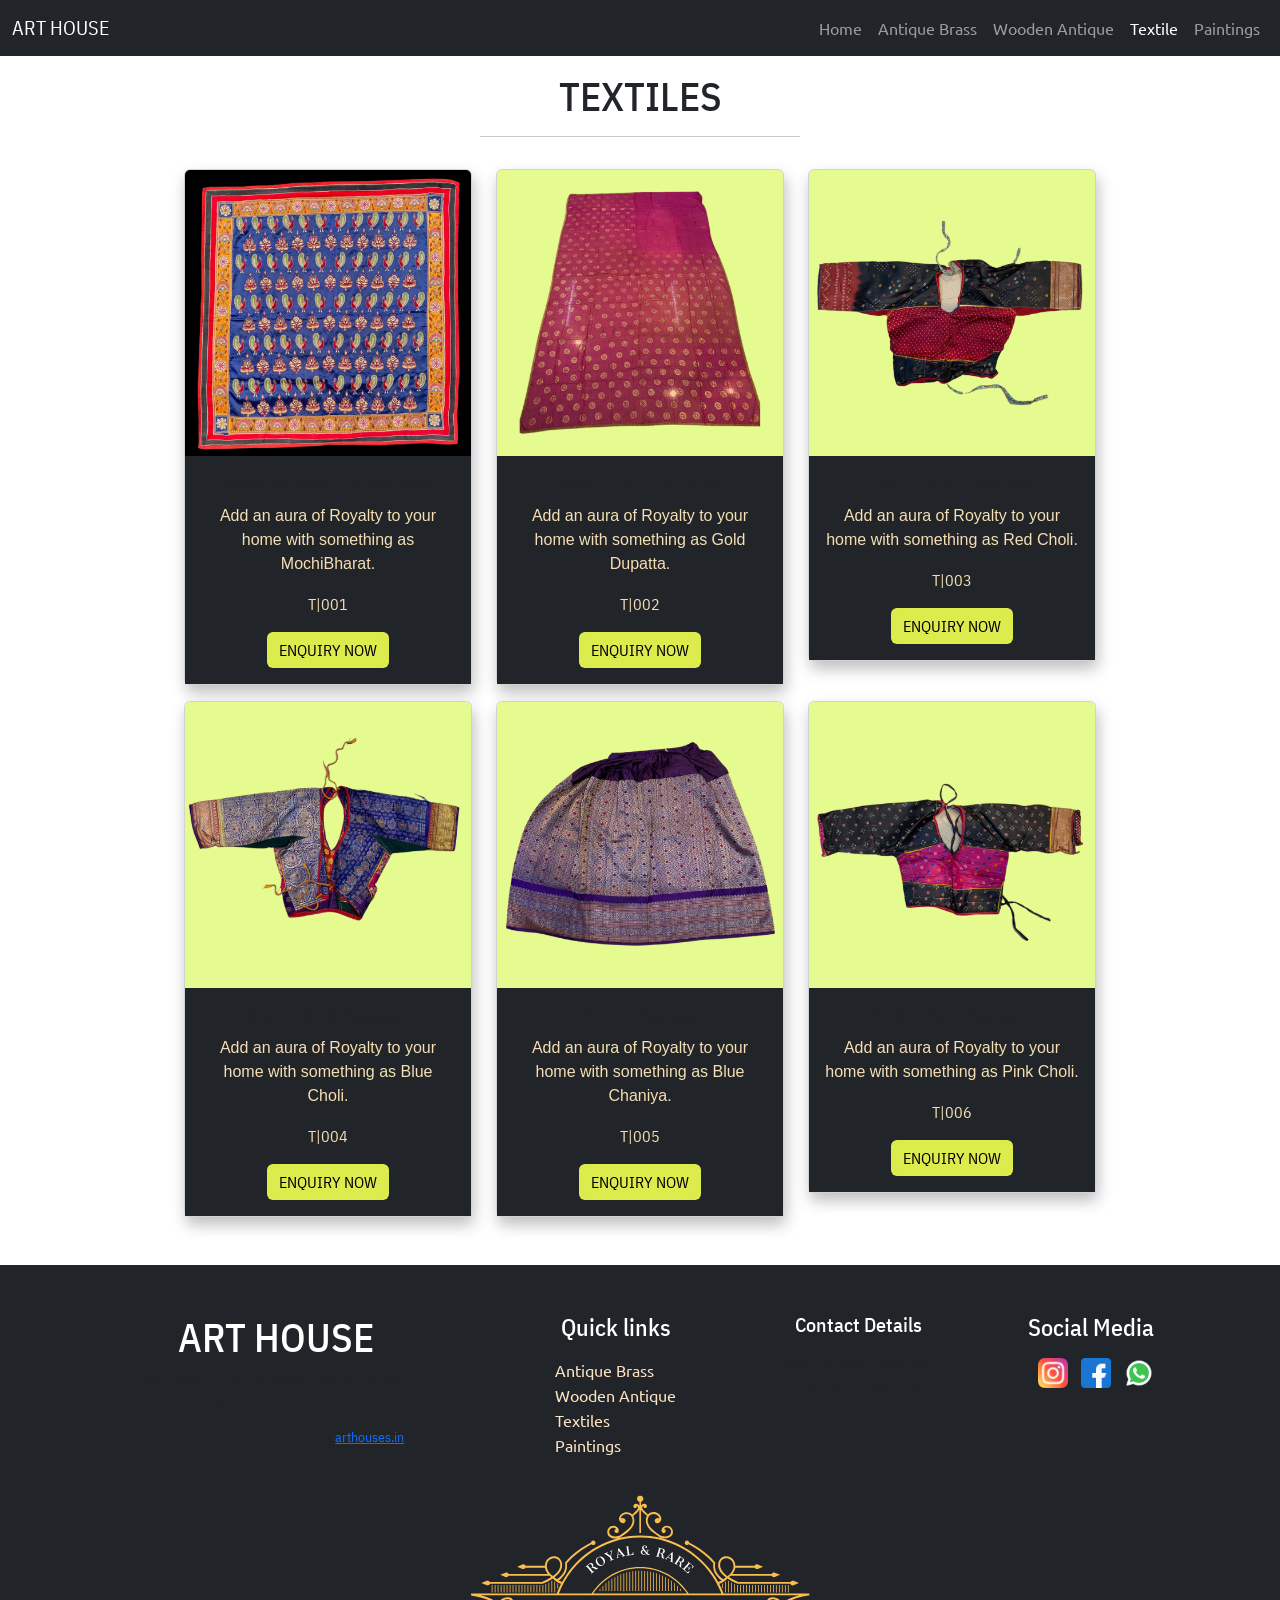
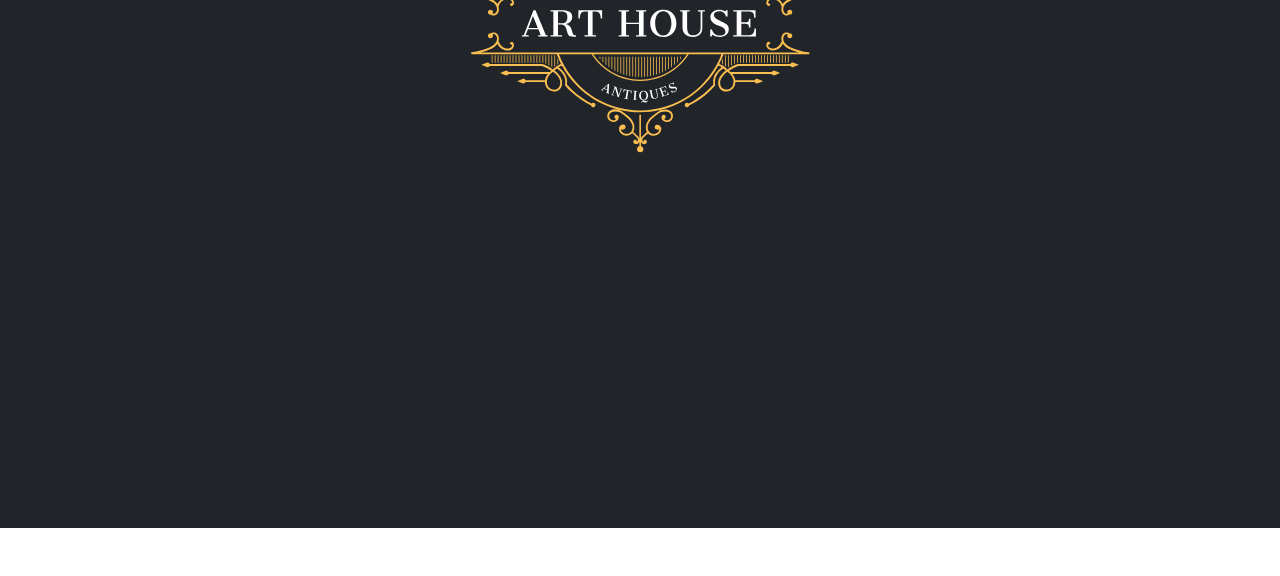
<file: Textile.html>
<!DOCTYPE html>

<head>
    <meta charset="UTF-8">
    <meta http-equiv="X-UA-Compatible" content="IE=edge">
    <meta name="viewport" content="width=device-width, initial-scale=1.0">
    <title>Art house Textile</title>
    <link rel="stylesheet" href="style.css">
    <script src="Script.js"></script>
    <link rel="preconnect" href="https://fonts.googleapis.com">
    <link rel="preconnect" href="https://fonts.gstatic.com" crossorigin>
    <link href="https://fonts.googleapis.com/css2?family=Ubuntu:wght@700&display=swap" rel="stylesheet">
    <link href="https://fonts.googleapis.com/css2?family=IBM+Plex+Sans+Condensed:ital,wght@1,600&display=swap"
        rel="stylesheet">
    <link href="https://cdn.jsdelivr.net/npm/bootstrap@5.0.2/dist/css/bootstrap.min.css" rel="stylesheet"
        integrity="sha384-EVSTQN3/azprG1Anm3QDgpJLIm9Nao0Yz1ztcQTwFspd3yD65VohhpuuCOmLASjC" crossorigin="anonymous">


    <link rel="apple-touch-icon" sizes="180x180" href="images/favicon/apple-touch-icon.png">
    <link rel="icon" type="image/png" sizes="32x32" href="images/favicon/favicon-32x32.png">
    <link rel="icon" type="image/png" sizes="16x16" href="images/favicon/favicon-16x16.png">
    <link rel="manifest" href="images/favicon/site.webmanifest">
    <link rel="mask-icon" href="images/favicon/safari-pinned-tab.svg" color="#5bbad5">
    <meta name="msapplication-TileColor" content="#da532c">
    <meta name="theme-color" content="#ffffff">

</head>

<body>
    <nav class="navbar navbar-expand-lg navbar-dark sticky-top">
        <div class="container-fluid">
            <a class="navbar-brand" href="index.html">ART HOUSE</a>
            <button class="navbar-toggler" type="button" data-bs-toggle="collapse"
                data-bs-target="#navbarSupportedContent" aria-controls="navbarSupportedContent" aria-expanded="false"
                aria-label="Toggle navigation">
                <span class="navbar-toggler-icon"></span>
            </button>
            <div class="collapse navbar-collapse" id="navbarSupportedContent">
                <ul class="navbar-nav ms-auto mb-2 mb-lg-0">
                    <li class="nav-item">
                        <a class="nav-link " aria-current="page" href="index.html">Home</a>
                    </li>
                    <li class="nav-item">
                        <a class="nav-link" href="Antiqubrass.html">Antique Brass</a>
                    </li>
                    <li class="nav-item">
                        <a class="nav-link" href="AntiqueWooden.html">Wooden Antique</a>
                    </li>
                    <li class="nav-item">
                        <a class="nav-link active" href="Textile.html">Textile</a>
                    </li>
                    <li class="nav-item">
                        <a class="nav-link" href="Painting.html">Paintings</a>
                    </li>
                </ul>
            </div>
        </div>
    </nav>


    <!-- PRODUCT SECTION START -->

    <section class="main_heading my-3">
        <div class="text-center">
            <h1>TEXTILES</h1>
            <hr class="w-25 mx-auto">
        </div>
        <div class="container d-flex justify-content-center align-items-center">
            <div class="row">
                <div class="container">
                    <div class="row">
                        <div class="col mt-3 ">
                            <div class="card mx-auto" style="width: 18rem;">
                                <a href="ProductDetail.html" onclick="getID('T|001')"><img
                                        src="images/textile/1 (2).png" class="card-img-top" alt="..."></a>
                                <div class="card-body text-center">
                                    <h5 class="card-title">MochiBharat Embroidery</h5>
                                    <p class="card-text">Add an aura of Royalty to your home with something as
                                        MochiBharat.</p>
                                    <p>T|001</p>
                                    <a href="ProductDetail.html" class="btn btn-primary" id="T|001"
                                        onclick="getID(id)">ENQUIRY NOW</a>
                                </div>
                            </div>
                        </div>
                        <div class="col mt-3 ">
                            <div class="card mx-auto" style="width: 18rem;">
                                <a href="ProductDetail.html" onclick="getID('T|002')"><img
                                        src="images/textile/2 (2).png" class="card-img-top" alt="..."></a>
                                <div class="card-body text-center">
                                    <h5 class="card-title">Real Gold Dupatta.</h5>
                                    <p class="card-text">Add an aura of Royalty to your home with something as Gold
                                        Dupatta.</p>
                                    <p>T|002</p>
                                    <a href="ProductDetail.html" class="btn btn-primary" id="T|002"
                                        onclick="getID(id)">ENQUIRY NOW</a>
                                </div>
                            </div>
                        </div>
                        <div class="col mt-3 ">
                            <div class="card mx-auto" style="width: 18rem;">
                                <a href="ProductDetail.html" onclick="getID('T|003')"><img
                                        src="images/textile/3 (1).png" class="card-img-top" alt="..."></a>
                                <div class="card-body text-center">
                                    <h5 class="card-title">Red Choli (blouse)</h5>
                                    <p class="card-text">Add an aura of Royalty to your home with something as Red
                                        Choli.</p>
                                    <p>T|003</p>
                                    <a href="ProductDetail.html" class="btn btn-primary" id="T|003"
                                        onclick="getID(id)">ENQUIRY NOW</a>
                                </div>
                            </div>
                        </div>

                    </div>
                    <div class="row">
                        <div class="col mt-3 ">
                            <div class="card mx-auto" style="width: 18rem;">
                                <a href="ProductDetail.html" onclick="getID('T|004')"><img
                                        src="images/textile/7 (2).png" class="card-img-top" alt="..."></a>
                                <div class="card-body text-center">
                                    <h5 class="card-title">Blue Choli (blouse)</h5>
                                    <p class="card-text">Add an aura of Royalty to your home with something as Blue
                                        Choli.</p>
                                    <p>T|004</p>
                                    <a href="ProductDetail.html" class="btn btn-primary" id="T|004"
                                        onclick="getID(id)">ENQUIRY NOW</a>
                                </div>
                            </div>
                        </div>
                        <div class="col mt-3 ">
                            <div class="card mx-auto" style="width: 18rem;">
                                <a href="ProductDetail.html" onclick="getID('T|005')"><img
                                        src="images/textile/5 (2).png" class="card-img-top" alt="..."></a>
                                <div class="card-body text-center">
                                    <h5 class="card-title">Blue Chaniya</h5>
                                    <p class="card-text">Add an aura of Royalty to your home with something as Blue
                                        Chaniya.</p>
                                    <p>T|005</p>
                                    <a href="ProductDetail.html" class="btn btn-primary" id="T|005"
                                        onclick="getID(id)">ENQUIRY NOW</a>
                                </div>
                            </div>
                        </div>
                        <div class="col mt-3 ">
                            <div class="card mx-auto" style="width: 18rem;">
                                <a href="ProductDetail.html" onclick="getID('T|006')"><img
                                        src="images/textile/6 (4).png" class="card-img-top" alt="..."></a>
                                <div class="card-body text-center">
                                    <h5 class="card-title">Pink Choli (blouse)</h5>
                                    <p class="card-text">Add an aura of Royalty to your home with something as Pink
                                        Choli.</p>
                                    <p>T|006</p>
                                    <a href="ProductDetail.html" class="btn btn-primary" id="T|006"
                                        onclick="getID(id)">ENQUIRY NOW</a>
                                </div>
                            </div>
                        </div>

                    </div>
                </div>
            </div>
        </div>
    </section>




    <!-- ABOUT SECTION START -->


    <section class="main_heading my-5">
        <div class="about">
            <footer class="w-100 py-4 flex-shrink-0">
                <div class="container py-4">
                    <div class="row gy-4 gx-5">
                        <div class="col-lg-4 col-md-6 mx-auto d-flex text-align-center align-items-center flex-column">
                            <h5 class="h1 text-white">ART HOUSE</h5>
                            <p class="small text-muted">An Antiques dealer from Ahemdabad. Our family has been into
                                this business since 1970.</p>
                            <p class="small text-muted mb-0">&copy; Copyrights. All rights reserved. <a
                                    class="text-primary" href="arthouses.in">arthouses.in</a></p>
                        </div>
                        <div class="col-lg-2 col-md-6 mx-auto d-flex text-align-center align-items-center flex-column">
                            <h4 class="text-white mb-3">Quick links</h4>
                            <ul class="list-unstyled text-muted">
                                <li><a href="Antiqubrass.html">Antique Brass</a></li>
                                <li><a href="AntiqueWooden.html">Wooden Antique</a></li>
                                <li><a href="Textile.html">Textiles</a></li>
                                <li><a href="Painting.html">Paintings</a></li>
                            </ul>
                        </div>
                        <div class="col-lg-2 col-md-6 mx-auto d-flex text-align-center align-items-center flex-column">
                            <h5 class="text-white mb-3">Contact Details</h5>
                            <h6>Mo:+91 9824265200</h6>
                            <h6>Email:shangarart@yahoo.co.in</h6>
                        </div>

                        <div class="col-lg-2 col-md-6 mx-auto">
                            <h4 class="text-white mb-3">Social Media</h4>
                            <a href="https://www.instagram.com/antique079/" target="_blank"><img
                                    src="images/other/instagram.png" class="socialmedia"></a>
                            <a href="https://www.facebook.com/shangar.in" target="_blank"><img
                                    src="images/other/facebook.png" class="socialmedia"></a>
                            <img src="images/other/whatsapp.png" class="socialmedia" onclick="whatsapp()">


                        </div>
                    </div>
                    <img id="ending" src="images/other/endings.svg" alt="">
                </div>

                <iframe
                    src="https://www.google.com/maps/embed?pb=!1m18!1m12!1m3!1d3671.7571720551746!2d72.57561851744384!3d23.032686500000008!2m3!1f0!2f0!3f0!3m2!1i1024!2i768!4f13.1!3m3!1m2!1s0x395e845b11521de3%3A0x556134b57b6bf0fa!2sShangar%20Art!5e0!3m2!1sen!2sin!4v1665813230234!5m2!1sen!2sin"
                    width="100%" height="300" style="border:0;" allowfullscreen="" loading="lazy"
                    referrerpolicy="no-referrer-when-downgrade"></iframe>
            </footer>
        </div>
        </div>
    </section>
    <script src="https://cdn.jsdelivr.net/npm/@popperjs/core@2.9.2/dist/umd/popper.min.js"
        integrity="sha384-IQsoLXl5PILFhosVNubq5LC7Qb9DXgDA9i+tQ8Zj3iwWAwPtgFTxbJ8NT4GN1R8p"
        crossorigin="anonymous"></script>
    <script src="https://cdn.jsdelivr.net/npm/bootstrap@5.0.2/dist/js/bootstrap.min.js"
        integrity="sha384-cVKIPhGWiC2Al4u+LWgxfKTRIcfu0JTxR+EQDz/bgldoEyl4H0zUF0QKbrJ0EcQF"
        crossorigin="anonymous"></script>
</body>

</html>
</file>
<file: style.css>
*{
    margin: 0;
    padding: 0;
    box-sizing: border-box;
    font-family: 'IBM Plex Sans Condensed', sans-serif;

}

.card-body{
  background-color: #212529;
  color: white;
}

.card-body p{
  color: wheat;
}

.btn{
  background-color: rgb(220, 236, 77) !important;
  color: black !important;
  border: none !important;
}

.gallery{
  margin-top: 50px;
}

nav{
  background: #212529;
}
.tales {
    width: 100%;
  }
  .carousel-inner{
    width:100%;
    max-height: 500px !important;
  }

  .card-text{
    color: #545454;
  }

  .card{
    box-shadow: 2px 8px 15px rgba(0, 0, 0, 0.253);
  }

.card:hover{
  box-shadow: 2px 8px 15px rgba(0, 0, 0, 0.253);
  scale: 1.05;
  transition-duration: 800ms;
}

.card-title{
  font-family: 'Lato', sans-serif;

}
.card-text{
  font-family: 'Lato', sans-serif;

}

.text-small {
  font-size: 0.9rem;
}

ul li a{
  text-decoration: none;
  color: bisque;
  font-family: 'Ubuntu', sans-serif;
}
a {
  color: inherit;
  text-decoration: none;
  transition: all 0.3s;
}

a:hover, a:focus {
  text-decoration: none;
}

.form-control {
  background: #212529;
  border-color: #545454;
}

.form-control:focus {
  background: #212529;
}

footer {
  background: #212529;
}
h6{
  color: wheat;
}
.socialmedia{
  height: 30px;
  width: 30px;
  cursor: pointer;
  margin-left: 10px;

}
.socialmedia:hover{
  scale: 1.3;
  transition-duration: 1000ms;
}
#ending{
  object-fit: cover;
  width: 100%;
  height: 300px;
}

.gallery{
  min-height: 100vh;
  background:#eee;
  padding-bottom: 100px;
}

.gallery .controls{
  display: flex;
  align-items: center;
  justify-content: center;
  flex-wrap: wrap;
  padding:20px 0;
  list-style: none;
}

.gallery .controls .buttons{
  height:40px;
  width: 140px;
  background:#fff;
  color:#666;
  font-size: 20px;
  line-height: 40px;
  cursor: pointer;
  margin:20px;
  box-shadow: 0 3px 5px rgba(0,0,0,.3);
  text-align: center;
}

.gallery .controls .buttons.active{
  background:coral;
  color:#fff;
}

.gallery .image-container{
  display: flex;
  align-items: center;
  justify-content: center;
  flex-wrap: wrap;
}

.gallery .image-container .image{
  height:250px;
  width: 350px;
  overflow: hidden;
  border:15px solid #fff;
  box-shadow: 0 3px 5px rgba(0,0,0,.3);
  margin: 20px;
}

.gallery .image-container .image img{
  height: 100%;
  width:100%;
  object-fit: cover;
}

.gallery .image-container .image:hover img{
  transform: scale(1.4);
}
</file>
<file: productstyle.css>
/*****************globals*************/
* {
    margin: 0;
    padding: 0;
    box-sizing: border-box;
    /* font-family: 'IBM Plex Sans Condensed', sans-serif; */

}

body {
    overflow-x: hidden;
}

nav {
    background-color: #212529;
    font-family: 'Ubuntu', sans-serif;
}

.desc {
    margin-top: 30px;
}

.title {
    margin-top: 50px;
}

.action {
    margin-top: 50px;
}

img {
    max-width: 100%;
}

#ending {
    object-fit: cover;
    width: 100%;
    height: 300px;
}

.preview {
    display: -webkit-box;
    display: -webkit-flex;
    display: -ms-flexbox;
    display: flex;
    -webkit-box-orient: vertical;
    -webkit-box-direction: normal;
    -webkit-flex-direction: column;
    -ms-flex-direction: column;
    flex-direction: column;
}

@media screen and (max-width: 996px) {
    .preview {
        margin-bottom: 20px;
    }
}

.preview-pic {
    -webkit-box-flex: 1;
    -webkit-flex-grow: 1;
    -ms-flex-positive: 1;
    flex-grow: 1;
}

.preview-thumbnail.nav-tabs {
    border: none;
    margin-top: 15px;
}

.preview-thumbnail.nav-tabs li {
    width: 18%;
    margin-right: 2.5%;
}

.preview-thumbnail.nav-tabs li img {
    max-width: 100%;
    display: block;
}

.preview-thumbnail.nav-tabs li a {
    padding: 0;
    margin: 0;
}

.preview-thumbnail.nav-tabs li:last-of-type {
    margin-right: 0;
}

.tab-content {
    overflow: hidden;
}

.tab-content img {
    width: 100%;
    -webkit-animation-name: opacity;
    animation-name: opacity;
    -webkit-animation-duration: .3s;
    animation-duration: .3s;
}

.card {
    margin-top: 50px;
    background: #eee;
    padding: 3em;
    line-height: 1.5em;
}

@media screen and (min-width: 997px) {
    .wrapper {
        display: -webkit-box;
        display: -webkit-flex;
        display: -ms-flexbox;
        display: flex;
    }
}

.details {
    display: -webkit-box;
    display: -webkit-flex;
    display: -ms-flexbox;
    display: flex;
    -webkit-box-orient: vertical;
    -webkit-box-direction: normal;
    -webkit-flex-direction: column;
    -ms-flex-direction: column;
    flex-direction: column;
}

.colors {
    -webkit-box-flex: 1;
    -webkit-flex-grow: 1;
    -ms-flex-positive: 1;
    flex-grow: 1;
}

.product-title,
.price,
.sizes,
.colors {
    text-transform: UPPERCASE;
    font-weight: bold;
}

.checked,
.price span {
    color: #ff9f1a;
}

.product-title,
.rating,
.product-description,
.price,
.vote,
.sizes {
    margin-bottom: 15px;
}

.product-title {
    margin-top: 0;
}

.size {
    margin-right: 10px;
}

.size:first-of-type {
    margin-left: 40px;
}

.color {
    display: inline-block;
    vertical-align: middle;
    margin-right: 10px;
    height: 2em;
    width: 2em;
    border-radius: 2px;
}

.color:first-of-type {
    margin-left: 20px;
}

footer {
    background: #212529;
}

h6 {
    color: wheat;
    font-family: 'IBM Plex Sans Condensed', sans-serif;

}

ul li a {
    text-decoration: none;
    color: bisque;
}

.socialmedia {
    height: 30px;
    width: 30px;
    cursor: pointer;
    margin-left: 10px;

}

.socialmedia:hover {
    scale: 1.3;
    transition-duration: 1000ms;
}

.add-to-cart {
    background: green;
    padding: 1em 1.2em;
    border: none;
    border-radius: 5px;
    text-transform: UPPERCASE;
    font-weight: bold;
    color: rgb(252, 252, 252);
    -webkit-transition: background .3s ease;
    transition: background .3s ease;
}

.add-to-cart:hover,
.like:hover {
    background: #b36800;
    color: #fff;
}

.not-available {
    text-align: center;
    line-height: 2em;
}

.not-available:before {
    font-family: fontawesome;
    content: "\f00d";
    color: #fff;
}

.orange {
    background: #ff9f1a;
}

button {
    background: #b36800;
}

.green {
    background: #85ad00;
}

.blue {
    background: #0076ad;
}

.tooltip-inner {
    padding: 1.3em;
}

.small_image {
    cursor: pointer;
}

@-webkit-keyframes opacity {
    0% {
        opacity: 0;
        -webkit-transform: scale(3);
        transform: scale(3);
    }

    100% {
        opacity: 1;
        -webkit-transform: scale(1);
        transform: scale(1);
    }
}

@keyframes opacity {
    0% {
        opacity: 0;
        -webkit-transform: scale(3);
        transform: scale(3);
    }

    100% {
        opacity: 1;
        -webkit-transform: scale(1);
        transform: scale(1);
    }
}
</file>
